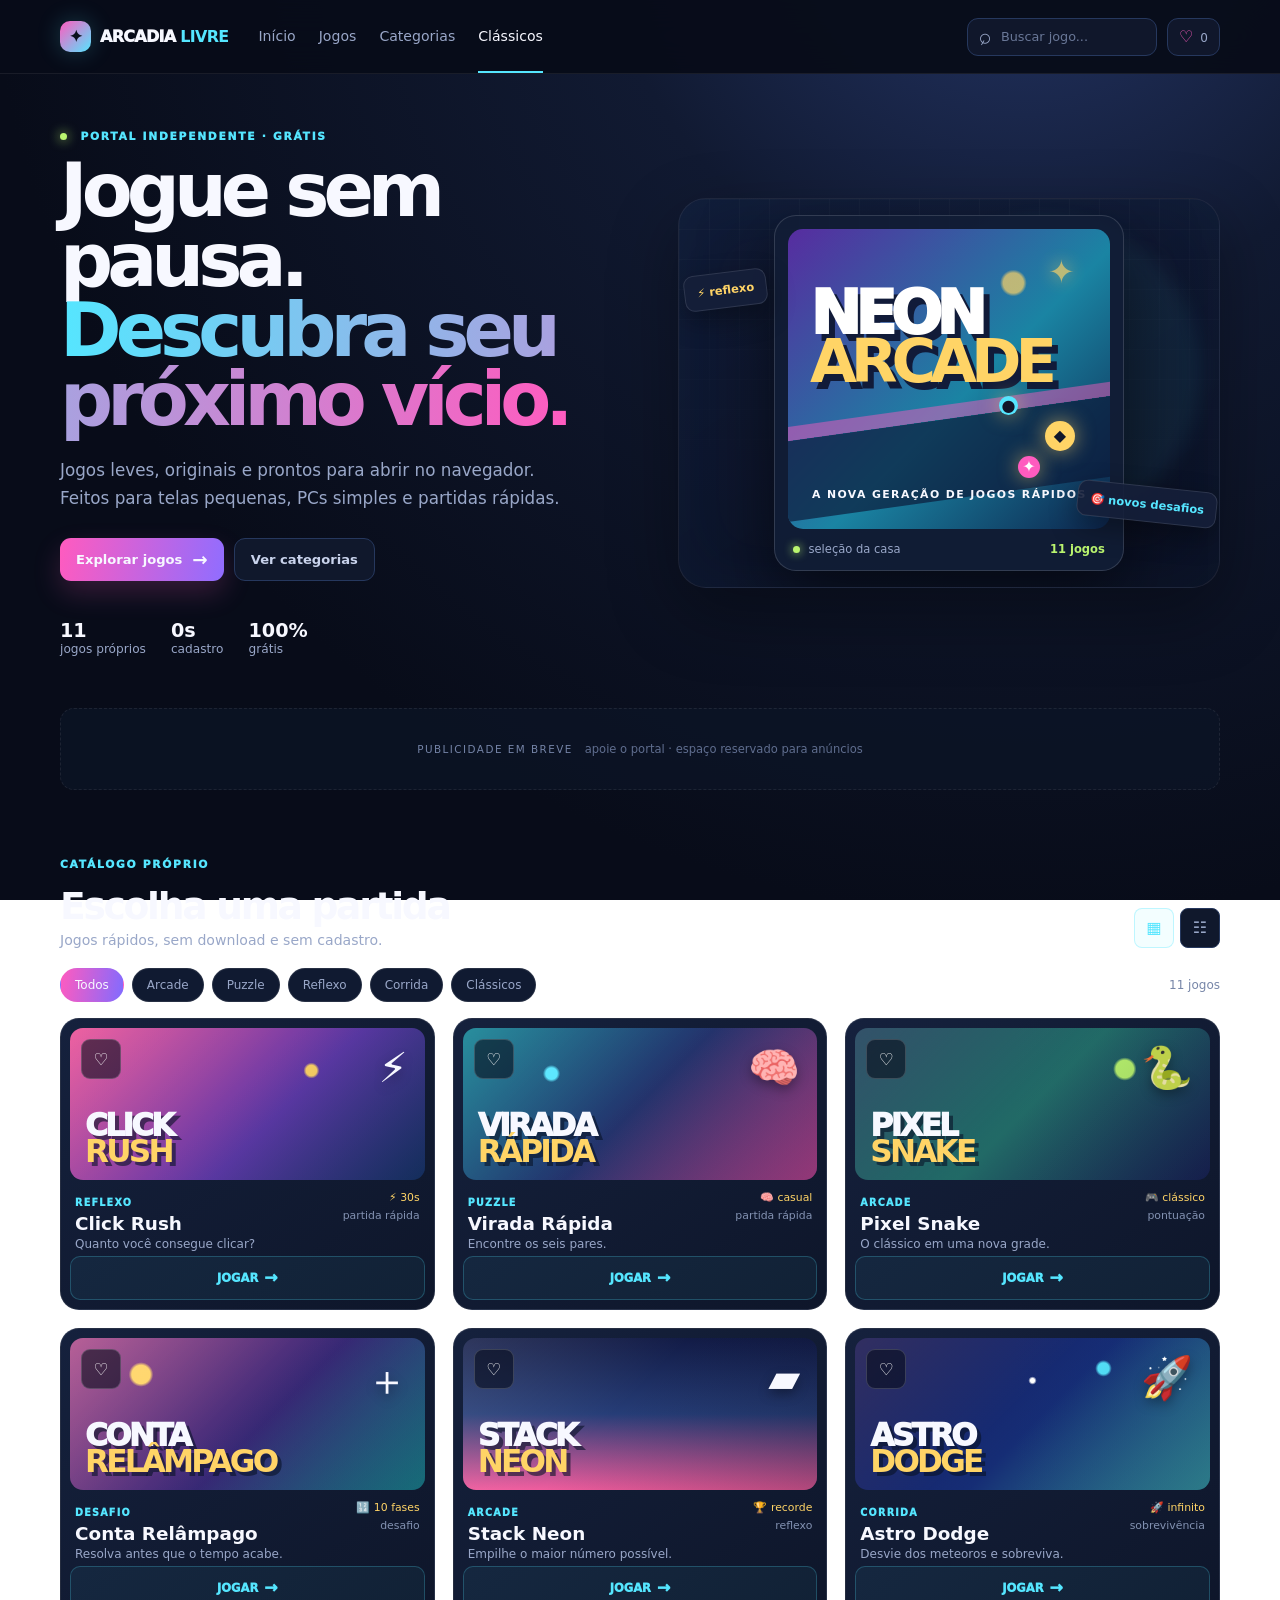
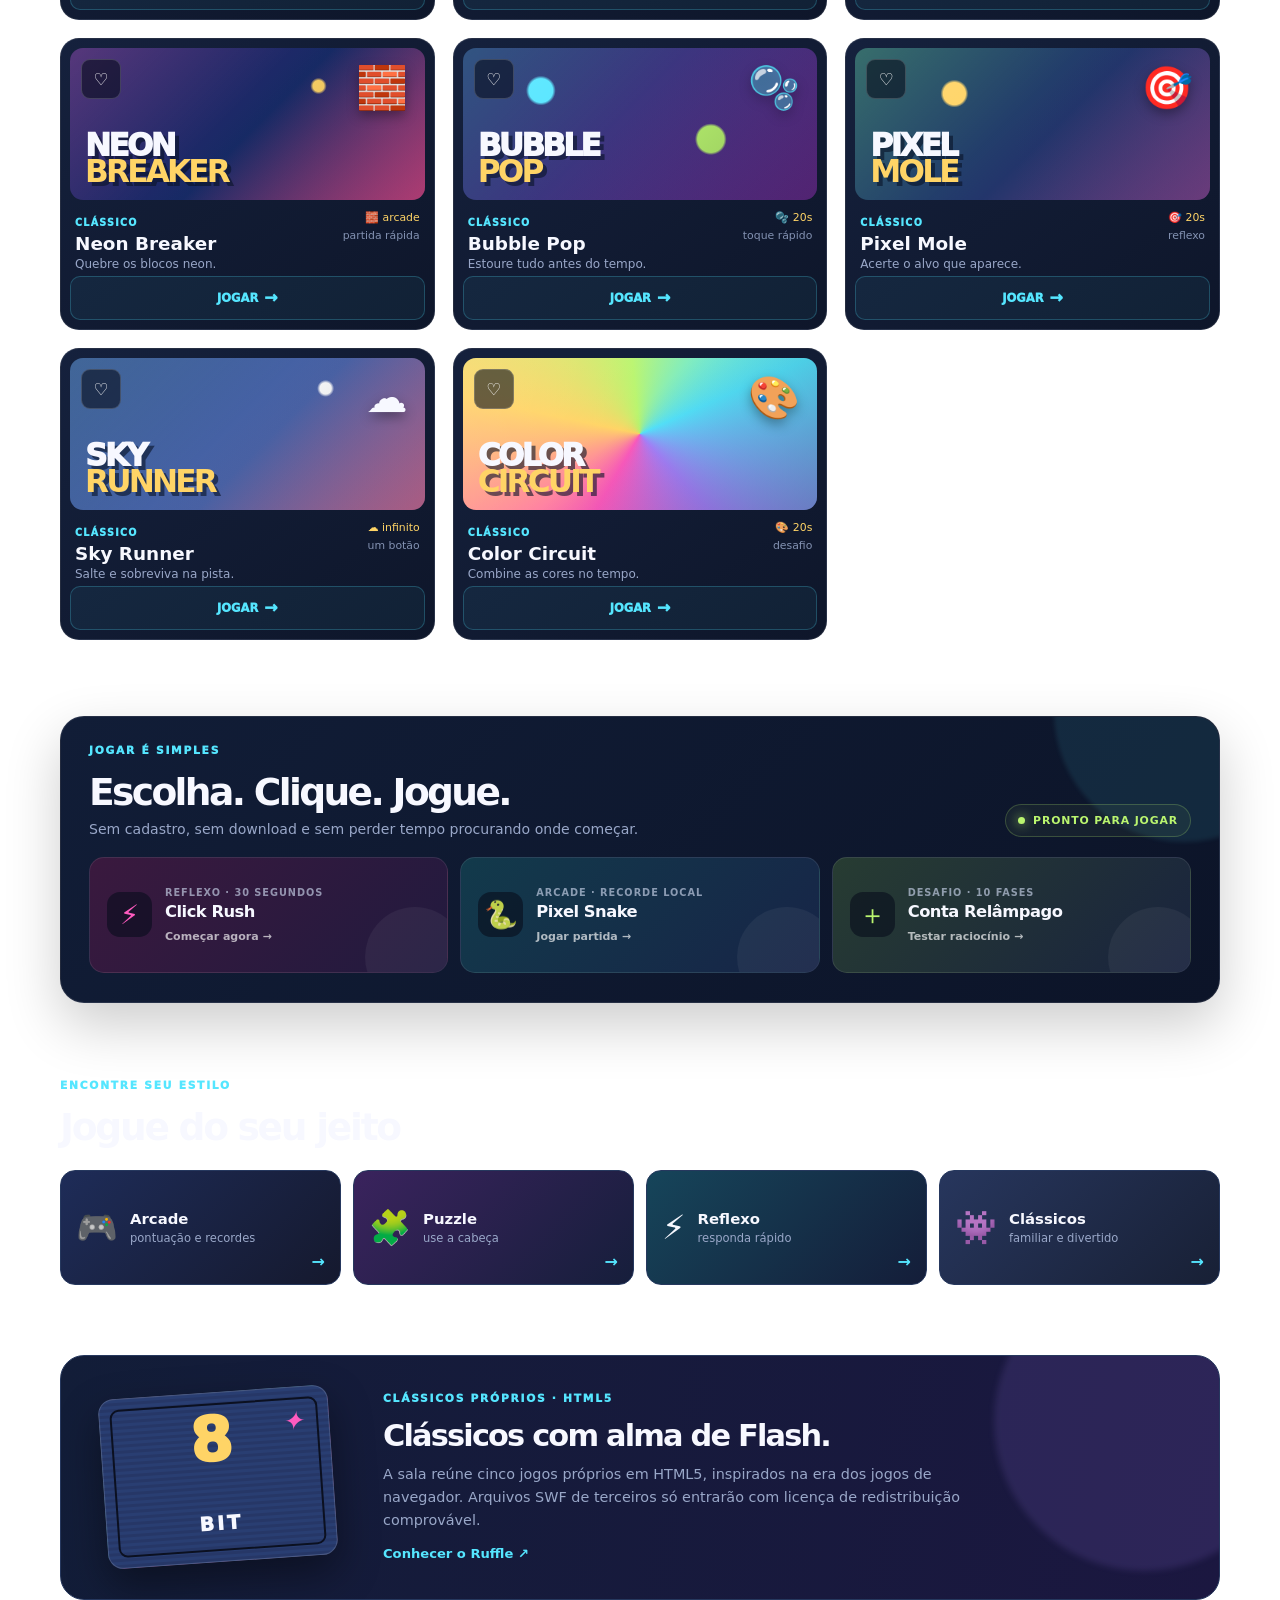
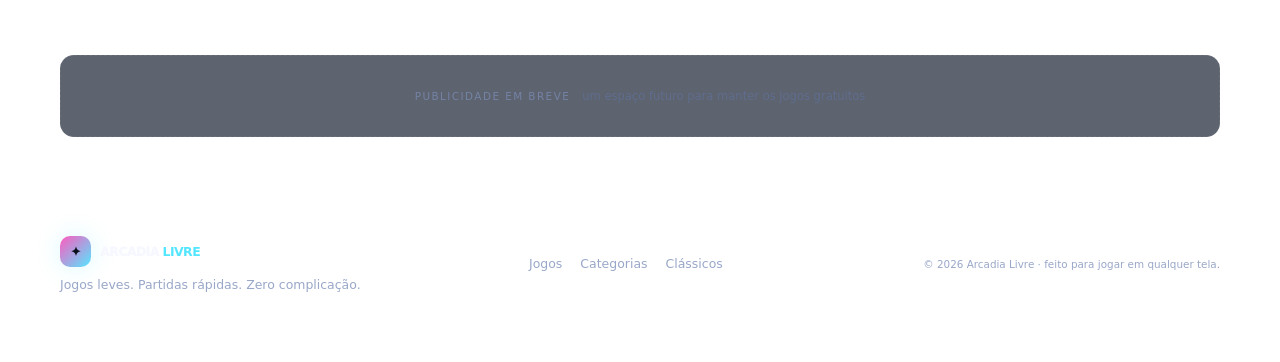
<file: index.html>
<!doctype html>
<html lang="pt-BR">
<head>
  <meta charset="utf-8">
  <meta name="viewport" content="width=device-width, initial-scale=1">
  <title>Arcadia Livre — jogos grátis</title>
  <meta name="description" content="Um portal independente com jogos próprios, rápidos e gratuitos para celular e PC.">
  <meta name="theme-color" content="#0a1022">
  <link rel="icon" href="favicon.svg" type="image/svg+xml">
  <link rel="manifest" href="manifest.webmanifest">
  <link rel="stylesheet" href="styles.css?v=20260906">
</head>
<body>
  <a class="skip-link" href="#catalogo">Pular para os jogos</a>
  <header class="site-header"><div class="header-inner"><a class="brand" href="#inicio" aria-label="Arcadia Livre"><span class="brand-mark">✦</span><span>ARCADIA <b>LIVRE</b></span></a><button class="menu-toggle" id="menu-toggle" aria-label="Abrir menu" aria-expanded="false">☰</button><nav class="main-nav"><a class="active" href="#inicio">Início</a><a href="#catalogo">Jogos</a><a href="#categorias">Categorias</a><a href="#flash">Clássicos</a></nav><div class="header-actions"><label class="search"><span>⌕</span><input id="search" type="search" placeholder="Buscar jogo..." aria-label="Buscar jogo"></label><button class="header-fav" id="show-favorites" aria-label="Mostrar favoritos">♡ <span id="fav-count">0</span></button></div></div></header>
  <main id="inicio">
    <section class="hero"><div class="hero-copy"><p class="eyebrow"><i></i> portal independente · grátis</p><h1>Jogue sem pausa.<br><em>Descubra seu próximo vício.</em></h1><p class="hero-text">Jogos leves, originais e prontos para abrir no navegador. Feitos para telas pequenas, PCs simples e partidas rápidas.</p><div class="hero-actions"><a class="button button-primary" href="#catalogo">Explorar jogos <span>→</span></a><a class="button button-quiet" href="#categorias">Ver categorias</a></div><div class="hero-stats"><span><strong>11</strong> jogos próprios</span><span><strong>0s</strong> cadastro</span><span><strong>100%</strong> grátis</span></div></div><div class="hero-stage"><div class="hero-glow"></div><div class="hero-game-card"><div class="hero-cover"><span class="hero-spark">✦</span><span class="hero-cover-title">NEON<br><b>ARCADE</b></span><span class="hero-cover-sub">A nova geração de jogos rápidos</span><span class="hero-coin c1">◆</span><span class="hero-coin c2">●</span><span class="hero-coin c3">✦</span></div><div class="hero-card-foot"><span><i class="online-dot"></i> seleção da casa</span><strong>11 jogos</strong></div></div><span class="float-chip chip-one">⚡ reflexo</span><span class="float-chip chip-two">🎯 novos desafios</span></div></section>
    <div class="ad-slot"><span>PUBLICIDADE EM BREVE</span><small>apoie o portal · espaço reservado para anúncios</small></div>
    <section id="catalogo" class="catalog-section"><div class="section-top"><div><p class="eyebrow">catálogo próprio</p><h2>Escolha uma partida</h2><p class="section-sub">Jogos rápidos, sem download e sem cadastro.</p></div><div class="view-toggle"><button class="view-active" aria-label="Visualização em grade">▦</button><button aria-label="Visualização em lista">☷</button></div></div><div class="filter-row" id="categories"><button class="filter active" data-filter="all">Todos</button><button class="filter" data-filter="arcade">Arcade</button><button class="filter" data-filter="puzzle">Puzzle</button><button class="filter" data-filter="reflexo">Reflexo</button><button class="filter" data-filter="corrida">Corrida</button><button class="filter" data-filter="classico">Clássicos</button><span class="result-count" id="result-count" aria-live="polite"></span></div><div class="game-grid" id="game-grid">
      <article class="game-card" data-id="click" data-category="reflexo arcade" data-title="Click Rush"><div class="cover cover-click"><span class="cover-icon">⚡</span><span class="cover-label">CLICK<br><b>RUSH</b></span><button class="heart" aria-label="Favoritar Click Rush">♡</button></div><div class="card-info"><div><span class="category">REFLEXO</span><h3>Click Rush</h3><p>Quanto você consegue clicar?</p></div><div class="card-meta"><span>⚡ 30s</span><span>partida rápida</span></div></div><a class="play-card" href="click-rush.html" data-game="click">JOGAR <span>→</span></a></article>
      <article class="game-card" data-id="memory" data-category="puzzle" data-title="Virada Rápida"><div class="cover cover-memory"><span class="cover-icon">🧠</span><span class="cover-label">VIRADA<br><b>RÁPIDA</b></span><button class="heart" aria-label="Favoritar Virada Rápida">♡</button></div><div class="card-info"><div><span class="category">PUZZLE</span><h3>Virada Rápida</h3><p>Encontre os seis pares.</p></div><div class="card-meta"><span>🧠 casual</span><span>partida rápida</span></div></div><a class="play-card" href="virada-rapida.html" data-game="memory">JOGAR <span>→</span></a></article>
      <article class="game-card" data-id="snake" data-category="arcade classico" data-title="Pixel Snake"><div class="cover cover-snake"><span class="cover-icon">🐍</span><span class="cover-label">PIXEL<br><b>SNAKE</b></span><button class="heart" aria-label="Favoritar Pixel Snake">♡</button></div><div class="card-info"><div><span class="category">ARCADE</span><h3>Pixel Snake</h3><p>O clássico em uma nova grade.</p></div><div class="card-meta"><span>🎮 clássico</span><span>pontuação</span></div></div><a class="play-card" href="pixel-snake.html" data-game="snake">JOGAR <span>→</span></a></article>
      <article class="game-card" data-id="math" data-category="puzzle reflexo" data-title="Conta Relâmpago"><div class="cover cover-math"><span class="cover-icon">＋</span><span class="cover-label">CONTA<br><b>RELÂMPAGO</b></span><button class="heart" aria-label="Favoritar Conta Relâmpago">♡</button></div><div class="card-info"><div><span class="category">DESAFIO</span><h3>Conta Relâmpago</h3><p>Resolva antes que o tempo acabe.</p></div><div class="card-meta"><span>🔢 10 fases</span><span>desafio</span></div></div><a class="play-card" href="conta-relampago.html" data-game="math">JOGAR <span>→</span></a></article>
      <article class="game-card" data-id="stack" data-category="arcade reflexo" data-title="Stack Neon"><div class="cover cover-stack"><span class="cover-icon">▰</span><span class="cover-label">STACK<br><b>NEON</b></span><button class="heart" aria-label="Favoritar Stack Neon">♡</button></div><div class="card-info"><div><span class="category">ARCADE</span><h3>Stack Neon</h3><p>Empilhe o maior número possível.</p></div><div class="card-meta"><span>🏆 recorde</span><span>reflexo</span></div></div><a class="play-card" href="stack-neon.html" data-game="stack">JOGAR <span>→</span></a></article>
      <article class="game-card" data-id="dodge" data-category="corrida arcade" data-title="Astro Dodge"><div class="cover cover-dodge"><span class="cover-icon">🚀</span><span class="cover-label">ASTRO<br><b>DODGE</b></span><button class="heart" aria-label="Favoritar Astro Dodge">♡</button></div><div class="card-info"><div><span class="category">CORRIDA</span><h3>Astro Dodge</h3><p>Desvie dos meteoros e sobreviva.</p></div><div class="card-meta"><span>🚀 infinito</span><span>sobrevivência</span></div></div><a class="play-card" href="astro-dodge.html" data-game="dodge">JOGAR <span>→</span></a></article>
      <article class="game-card" data-id="breaker" data-category="classico arcade" data-title="Neon Breaker"><div class="cover cover-breaker"><span class="cover-icon">🧱</span><span class="cover-label">NEON<br><b>BREAKER</b></span><button class="heart" aria-label="Favoritar Neon Breaker">♡</button></div><div class="card-info"><div><span class="category">CLÁSSICO</span><h3>Neon Breaker</h3><p>Quebre os blocos neon.</p></div><div class="card-meta"><span>🧱 arcade</span><span>partida rápida</span></div></div><a class="play-card" href="neon-breaker.html" data-game="breaker">JOGAR <span>→</span></a></article>
      <article class="game-card" data-id="pop" data-category="classico reflexo" data-title="Bubble Pop"><div class="cover cover-pop"><span class="cover-icon">🫧</span><span class="cover-label">BUBBLE<br><b>POP</b></span><button class="heart" aria-label="Favoritar Bubble Pop">♡</button></div><div class="card-info"><div><span class="category">CLÁSSICO</span><h3>Bubble Pop</h3><p>Estoure tudo antes do tempo.</p></div><div class="card-meta"><span>🫧 20s</span><span>toque rápido</span></div></div><a class="play-card" href="bubble-pop.html" data-game="pop">JOGAR <span>→</span></a></article>
      <article class="game-card" data-id="mole" data-category="classico arcade" data-title="Pixel Mole"><div class="cover cover-mole"><span class="cover-icon">🎯</span><span class="cover-label">PIXEL<br><b>MOLE</b></span><button class="heart" aria-label="Favoritar Pixel Mole">♡</button></div><div class="card-info"><div><span class="category">CLÁSSICO</span><h3>Pixel Mole</h3><p>Acerte o alvo que aparece.</p></div><div class="card-meta"><span>🎯 20s</span><span>reflexo</span></div></div><a class="play-card" href="pixel-mole.html" data-game="mole">JOGAR <span>→</span></a></article>
      <article class="game-card" data-id="runner" data-category="classico corrida" data-title="Sky Runner"><div class="cover cover-runner"><span class="cover-icon">☁️</span><span class="cover-label">SKY<br><b>RUNNER</b></span><button class="heart" aria-label="Favoritar Sky Runner">♡</button></div><div class="card-info"><div><span class="category">CLÁSSICO</span><h3>Sky Runner</h3><p>Salte e sobreviva na pista.</p></div><div class="card-meta"><span>☁️ infinito</span><span>um botão</span></div></div><a class="play-card" href="sky-runner.html" data-game="runner">JOGAR <span>→</span></a></article>
      <article class="game-card" data-id="color" data-category="classico puzzle" data-title="Color Circuit"><div class="cover cover-color"><span class="cover-icon">🎨</span><span class="cover-label">COLOR<br><b>CIRCUIT</b></span><button class="heart" aria-label="Favoritar Color Circuit">♡</button></div><div class="card-info"><div><span class="category">CLÁSSICO</span><h3>Color Circuit</h3><p>Combine as cores no tempo.</p></div><div class="card-meta"><span>🎨 20s</span><span>desafio</span></div></div><a class="play-card" href="color-circuit.html" data-game="color">JOGAR <span>→</span></a></article>
    </div><div class="empty-search" id="empty-search" hidden><span>🕹️</span><h3>Nenhum jogo encontrado</h3><p>Tente outro nome ou categoria.</p></div></section>
    <section class="player-section hub-guide" id="player"><div class="hub-guide-head"><div><p class="eyebrow">jogar é simples</p><h2 id="game-title">Escolha. Clique. Jogue.</h2><p class="section-sub">Sem cadastro, sem download e sem perder tempo procurando onde começar.</p></div><span class="hub-badge"><i></i> pronto para jogar</span></div><div id="game-root" class="hub-guide-grid"><a class="hub-feature hub-feature-pink" href="click-rush.html"><span class="hub-feature-icon">⚡</span><span><small>reflexo · 30 segundos</small><strong>Click Rush</strong><em>Começar agora →</em></span></a><a class="hub-feature hub-feature-cyan" href="pixel-snake.html"><span class="hub-feature-icon">🐍</span><span><small>arcade · recorde local</small><strong>Pixel Snake</strong><em>Jogar partida →</em></span></a><a class="hub-feature hub-feature-lime" href="conta-relampago.html"><span class="hub-feature-icon">＋</span><span><small>desafio · 10 fases</small><strong>Conta Relâmpago</strong><em>Testar raciocínio →</em></span></a></div></section>
    <section id="categorias" class="category-section"><div class="section-top"><div><p class="eyebrow">encontre seu estilo</p><h2>Jogue do seu jeito</h2></div></div><div class="category-grid"><a href="#catalogo" data-category-link="arcade" class="category-tile tile-arcade"><span>🎮</span><div><strong>Arcade</strong><small>pontuação e recordes</small></div><b>→</b></a><a href="#catalogo" data-category-link="puzzle" class="category-tile tile-puzzle"><span>🧩</span><div><strong>Puzzle</strong><small>use a cabeça</small></div><b>→</b></a><a href="#catalogo" data-category-link="reflexo" class="category-tile tile-reflex"><span>⚡</span><div><strong>Reflexo</strong><small>responda rápido</small></div><b>→</b></a><a href="#catalogo" data-category-link="classico" class="category-tile tile-classic"><span>👾</span><div><strong>Clássicos</strong><small>familiar e divertido</small></div><b>→</b></a></div></section>
    <section id="flash" class="classic-section"><div class="classic-art"><span>8</span><span>BIT</span><i>✦</i></div><div class="classic-copy"><p class="eyebrow">clássicos próprios · HTML5</p><h2>Clássicos com alma de Flash.</h2><p>A sala reúne cinco jogos próprios em HTML5, inspirados na era dos jogos de navegador. Arquivos SWF de terceiros só entrarão com licença de redistribuição comprovável.</p><a class="text-link" href="https://ruffle.rs/">Conhecer o Ruffle ↗</a></div></section>
    <div class="ad-slot ad-bottom"><span>PUBLICIDADE EM BREVE</span><small>um espaço futuro para manter os jogos gratuitos</small></div>
  </main>
  <footer><div><a class="brand" href="#inicio"><span class="brand-mark">✦</span><span>ARCADIA <b>LIVRE</b></span></a><p>Jogos leves. Partidas rápidas. Zero complicação.</p></div><div class="footer-links"><a href="#catalogo">Jogos</a><a href="#categorias">Categorias</a><a href="#flash">Clássicos</a></div><small>© 2026 Arcadia Livre · feito para jogar em qualquer tela.</small></footer>
  <script src="js/core/storage.js?v=20260906"></script>
<script src="js/core/registry.js?v=20260906"></script>
<script src="js/core/lifecycle.js?v=20260906"></script>




<script src="game.js?v=20260906"></script>
</body>
</html>
</file>
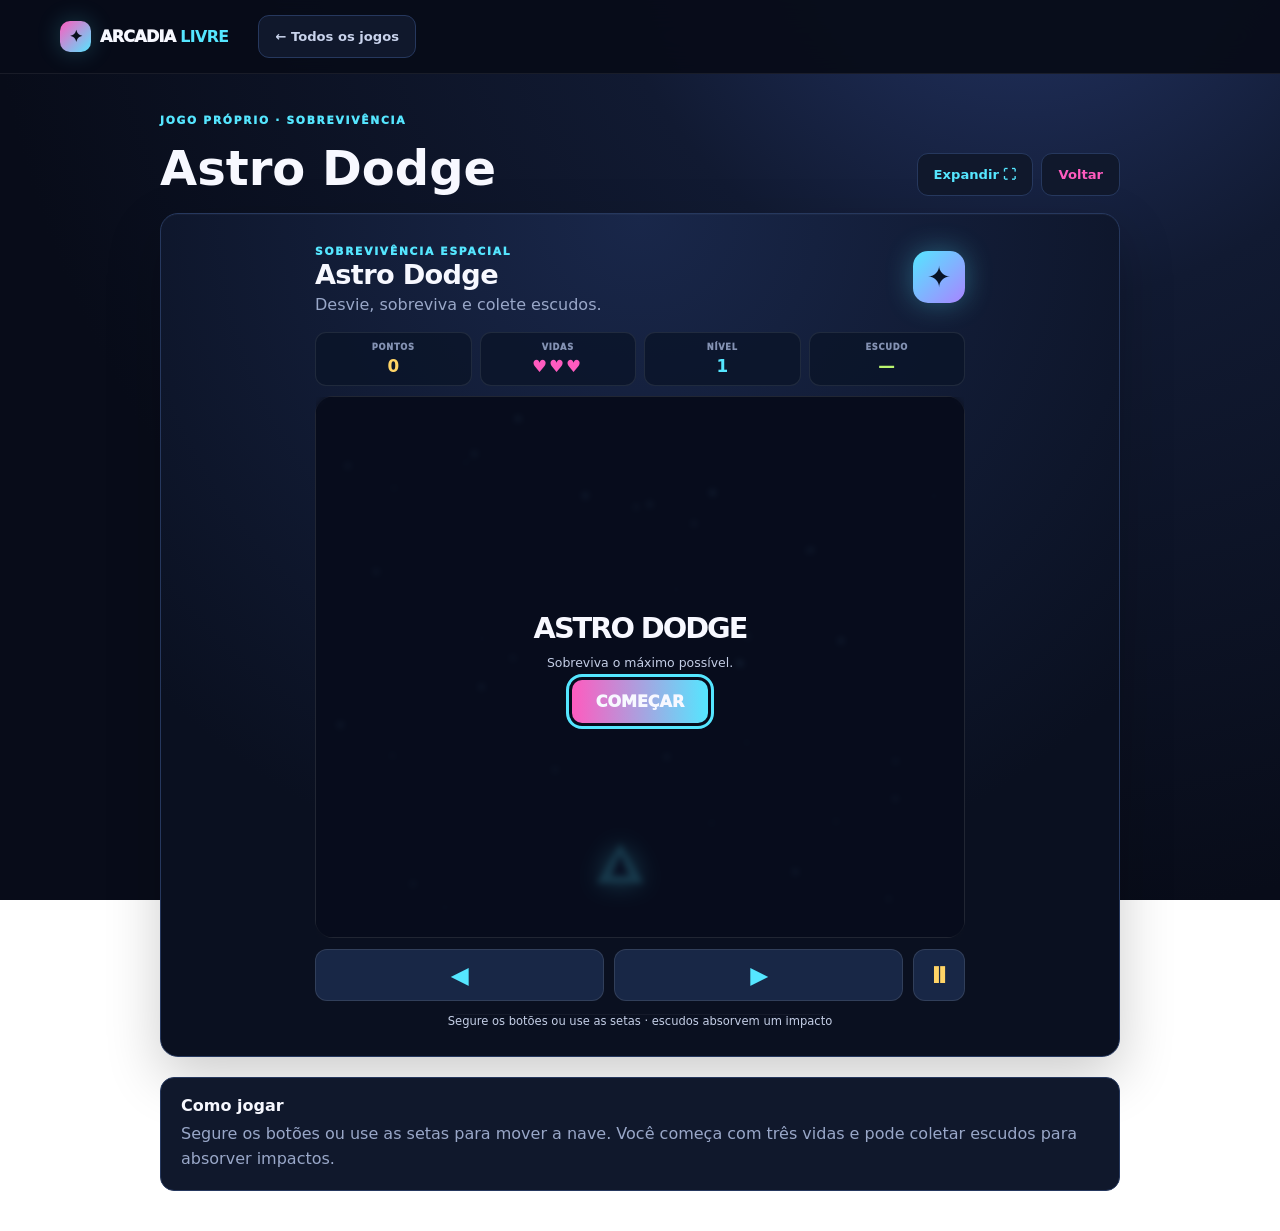
<file: astro-dodge.html>
<!doctype html>
<html lang="pt-BR">
<head><meta charset="utf-8"><meta name="viewport" content="width=device-width, initial-scale=1"><title>Astro Dodge — Arcadia Livre</title><meta name="description" content="Jogue Astro Dodge, um jogo de sobrevivência espacial gratuito."><link rel="icon" href="favicon.svg" type="image/svg+xml"><link rel="manifest" href="manifest.webmanifest"><link rel="stylesheet" href="styles.css?v=20260906"></head>
<body data-game="dodge"><header class="site-header"><div class="header-inner"><a class="brand" href="index.html" aria-label="Voltar ao Arcadia Livre"><span class="brand-mark">✦</span><span>ARCADIA <b>LIVRE</b></span></a><a class="button button-quiet" href="index.html#catalogo">← Todos os jogos</a></div></header><main><section class="player-section standalone-page" id="player"><div class="player-top"><div><p class="eyebrow">jogo próprio · sobrevivência</p><h1 id="game-title">Astro Dodge</h1></div><div class="player-actions"><button class="button button-quiet fullscreen-game" id="fullscreen-game">Expandir ⛶</button><button class="button button-quiet close-game" id="close-game">Voltar</button></div></div><div id="game-root" class="game-root"><div class="empty-player"><div class="controller">🎮</div><h2>Carregando jogo...</h2></div></div><div class="standalone-info"><h2>Como jogar</h2><p>Segure os botões ou use as setas para mover a nave. Você começa com três vidas e pode coletar escudos para absorver impactos.</p></div></section></main><script src="js/core/storage.js?v=20260906"></script>
<script src="js/core/registry.js?v=20260906"></script>
<script src="js/core/lifecycle.js?v=20260906"></script>
<script src="js/games-dodge.js?v=20260924"></script><script src="game.js?v=20260924"></script></body></html>
</file>
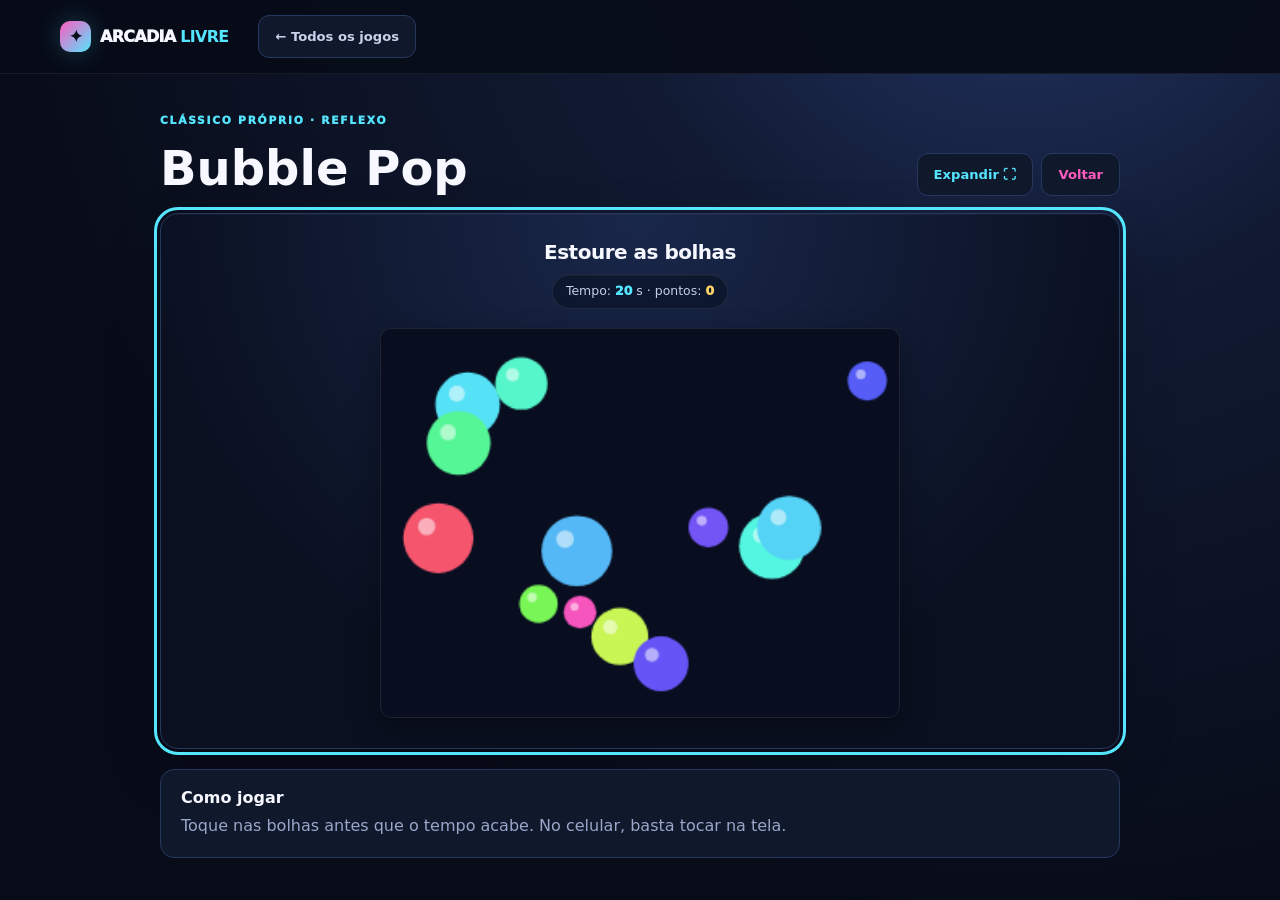
<file: bubble-pop.html>
<!doctype html><html lang="pt-BR"><head><meta charset="utf-8"><meta name="viewport" content="width=device-width, initial-scale=1"><title>Bubble Pop — Arcadia Livre</title><meta name="description" content="Bubble Pop, um desafio próprio de reflexo e precisão."><link rel="icon" href="favicon.svg" type="image/svg+xml"><link rel="stylesheet" href="styles.css?v=20260906"></head><body data-game="pop"><header class="site-header"><div class="header-inner"><a class="brand" href="index.html" aria-label="Voltar ao Arcadia Livre"><span class="brand-mark">✦</span><span>ARCADIA <b>LIVRE</b></span></a><a class="button button-quiet" href="index.html#catalogo">← Todos os jogos</a></div></header><main><section class="player-section standalone-page" id="player"><div class="player-top"><div><p class="eyebrow">clássico próprio · reflexo</p><h1 id="game-title">Bubble Pop</h1></div><div class="player-actions"><button class="button button-quiet fullscreen-game" id="fullscreen-game">Expandir ⛶</button><button class="button button-quiet close-game" id="close-game">Voltar</button></div></div><div id="game-root" class="game-root"><div class="empty-player"><div class="controller">🎮</div><h2>Carregando jogo...</h2></div></div><div class="standalone-info"><h2>Como jogar</h2><p>Toque nas bolhas antes que o tempo acabe. No celular, basta tocar na tela.</p></div></section></main><script src="js/core/storage.js?v=20260906"></script>
<script src="js/core/registry.js?v=20260906"></script>
<script src="js/core/lifecycle.js?v=20260906"></script>




<script src="js/games-pop.js?v=20260912"></script><script src="game.js?v=20260912"></script></body></html>
</file>
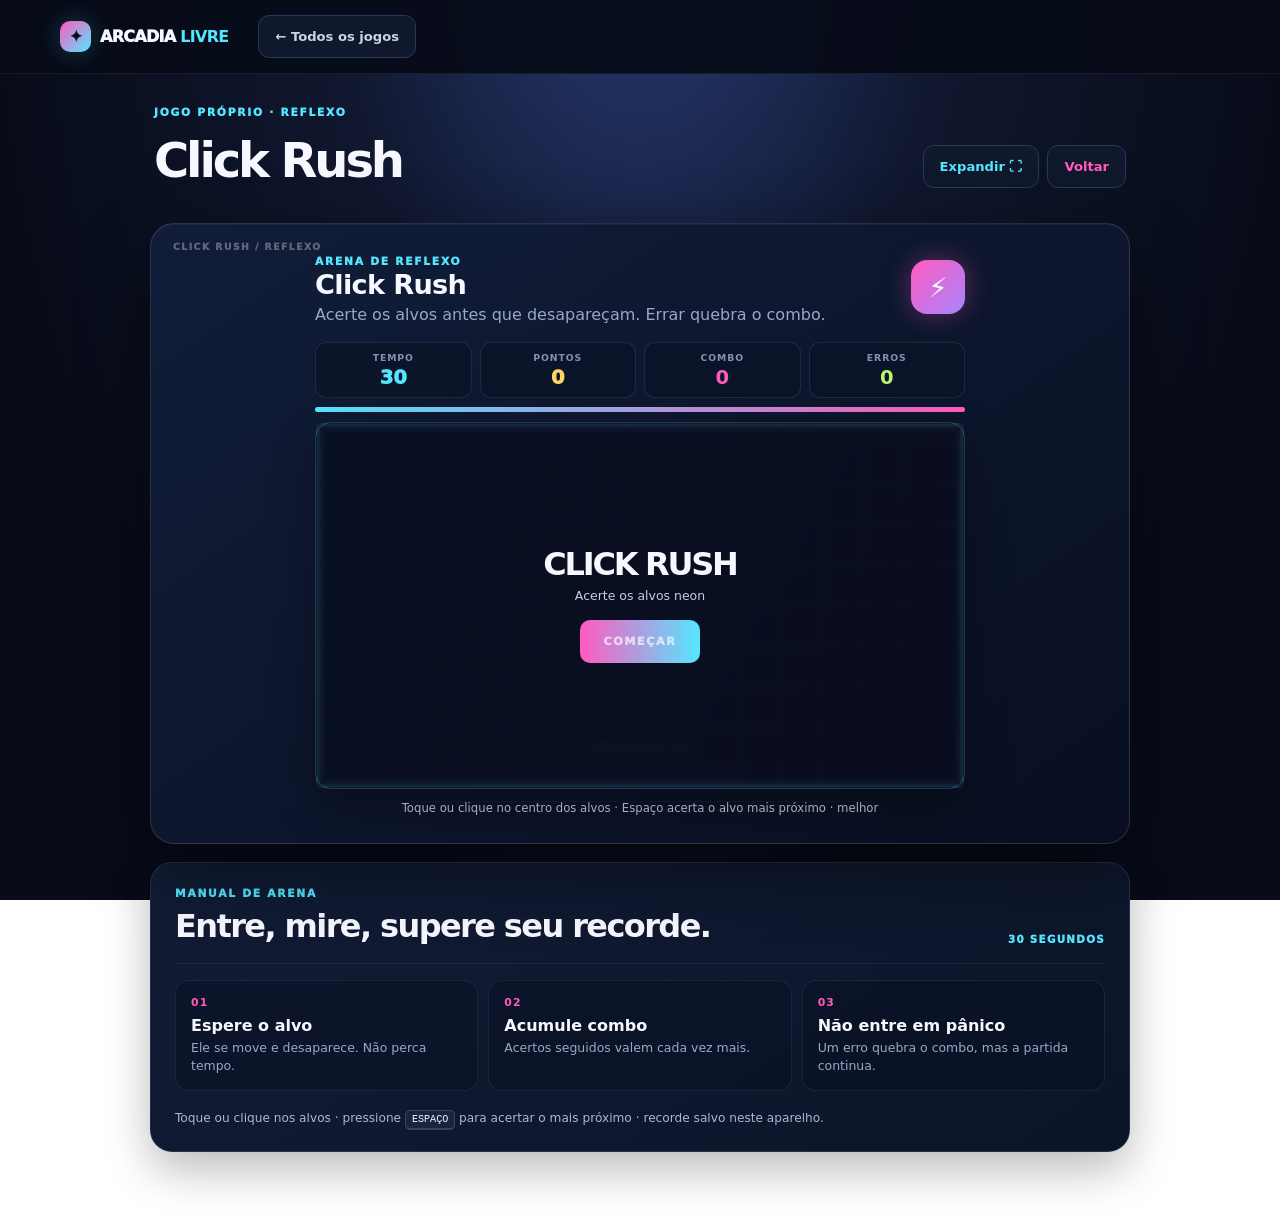
<file: click-rush.html>
<!doctype html>
<html lang="pt-BR">
<head><meta charset="utf-8"><meta name="viewport" content="width=device-width, initial-scale=1"><title>Click Rush — Arcadia Livre</title><meta name="description" content="Jogue Click Rush, um desafio de reflexo rápido e gratuito."><link rel="icon" href="favicon.svg" type="image/svg+xml"><link rel="manifest" href="manifest.webmanifest"><link rel="stylesheet" href="styles.css?v=20260906"></head>
<body class="click-page" data-game="click"><header class="site-header"><div class="header-inner"><a class="brand" href="index.html" aria-label="Voltar ao Arcadia Livre"><span class="brand-mark">✦</span><span>ARCADIA <b>LIVRE</b></span></a><a class="button button-quiet" href="index.html#catalogo">← Todos os jogos</a></div></header><main><section class="player-section standalone-page" id="player"><div class="player-top"><div><p class="eyebrow">jogo próprio · reflexo</p><h1 id="game-title">Click Rush</h1></div><div class="player-actions"><button class="button button-quiet fullscreen-game" id="fullscreen-game">Expandir ⛶</button><button class="button button-quiet close-game" id="close-game">Voltar</button></div></div><div id="game-root" class="game-root"><div class="empty-player"><div class="controller">🎮</div><h2>Carregando jogo...</h2></div></div><div class="click-info"><div class="click-info-head"><div><p class="eyebrow">manual de arena</p><h2>Entre, mire, supere seu recorde.</h2></div><span>30 SEGUNDOS</span></div><div class="click-rules"><article><b>01</b><strong>Espere o alvo</strong><p>Ele se move e desaparece. Não perca tempo.</p></article><article><b>02</b><strong>Acumule combo</strong><p>Acertos seguidos valem cada vez mais.</p></article><article><b>03</b><strong>Não entre em pânico</strong><p>Um erro quebra o combo, mas a partida continua.</p></article></div><p class="click-controls">Toque ou clique nos alvos · pressione <kbd>ESPAÇO</kbd> para acertar o mais próximo · recorde salvo neste aparelho.</p></div></section></main><script src="js/core/storage.js?v=20260906"></script>
<script src="js/core/registry.js?v=20260906"></script>
<script src="js/core/lifecycle.js?v=20260906"></script>
<script src="js/games-click.js?v=20260912"></script><script src="game.js?v=20260912"></script></body></html>
</file>
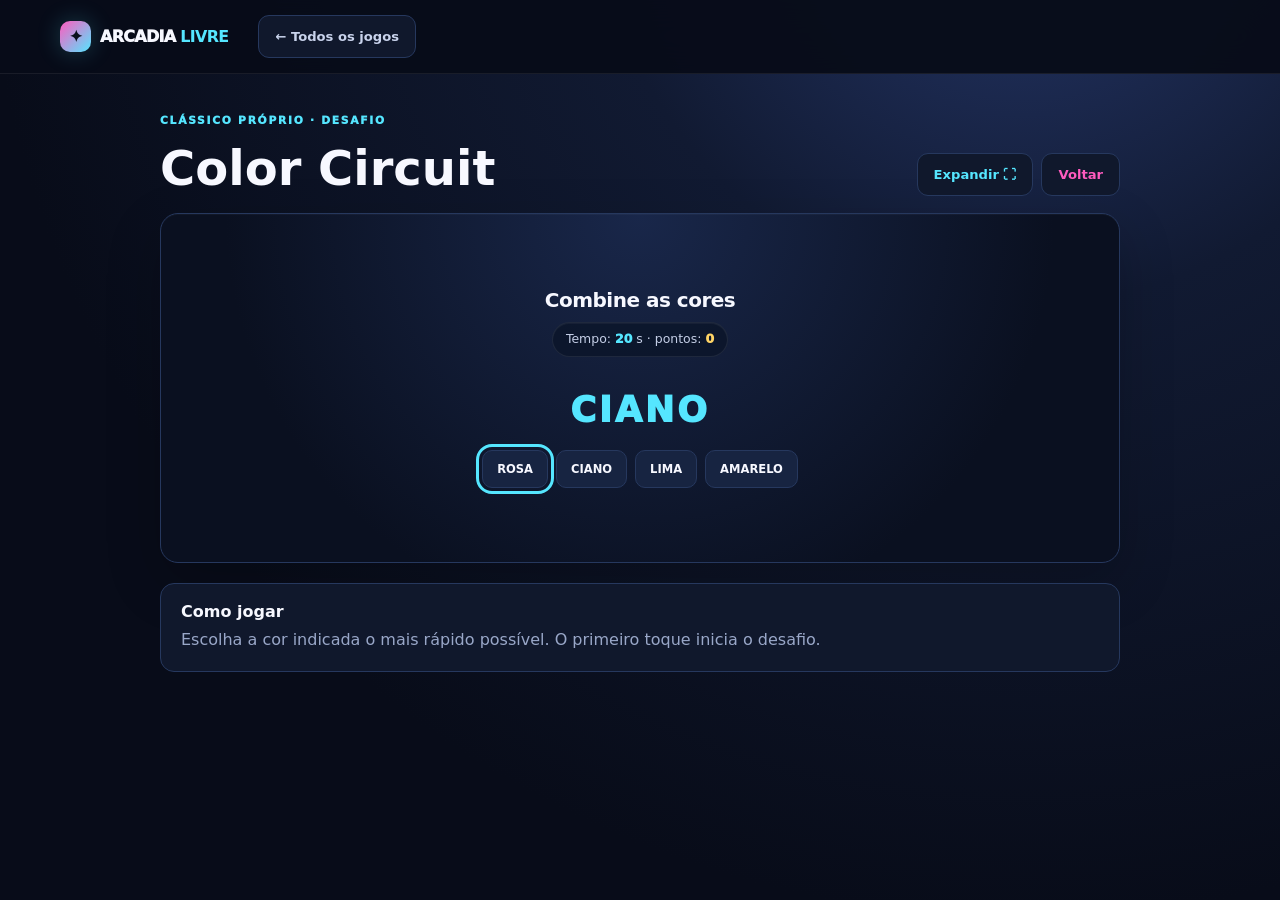
<file: color-circuit.html>
<!doctype html><html lang="pt-BR"><head><meta charset="utf-8"><meta name="viewport" content="width=device-width, initial-scale=1"><title>Color Circuit — Arcadia Livre</title><meta name="description" content="Color Circuit, um desafio próprio de velocidade e cores."><link rel="icon" href="favicon.svg" type="image/svg+xml"><link rel="stylesheet" href="styles.css?v=20260906"></head><body data-game="color"><header class="site-header"><div class="header-inner"><a class="brand" href="index.html" aria-label="Voltar ao Arcadia Livre"><span class="brand-mark">✦</span><span>ARCADIA <b>LIVRE</b></span></a><a class="button button-quiet" href="index.html#catalogo">← Todos os jogos</a></div></header><main><section class="player-section standalone-page" id="player"><div class="player-top"><div><p class="eyebrow">clássico próprio · desafio</p><h1 id="game-title">Color Circuit</h1></div><div class="player-actions"><button class="button button-quiet fullscreen-game" id="fullscreen-game">Expandir ⛶</button><button class="button button-quiet close-game" id="close-game">Voltar</button></div></div><div id="game-root" class="game-root"><div class="empty-player"><div class="controller">🎮</div><h2>Carregando jogo...</h2></div></div><div class="standalone-info"><h2>Como jogar</h2><p>Escolha a cor indicada o mais rápido possível. O primeiro toque inicia o desafio.</p></div></section></main><script src="js/core/storage.js?v=20260906"></script>
<script src="js/core/registry.js?v=20260906"></script>
<script src="js/core/lifecycle.js?v=20260906"></script>




<script src="js/games-color.js?v=20260912"></script><script src="game.js?v=20260912"></script></body></html>
</file>
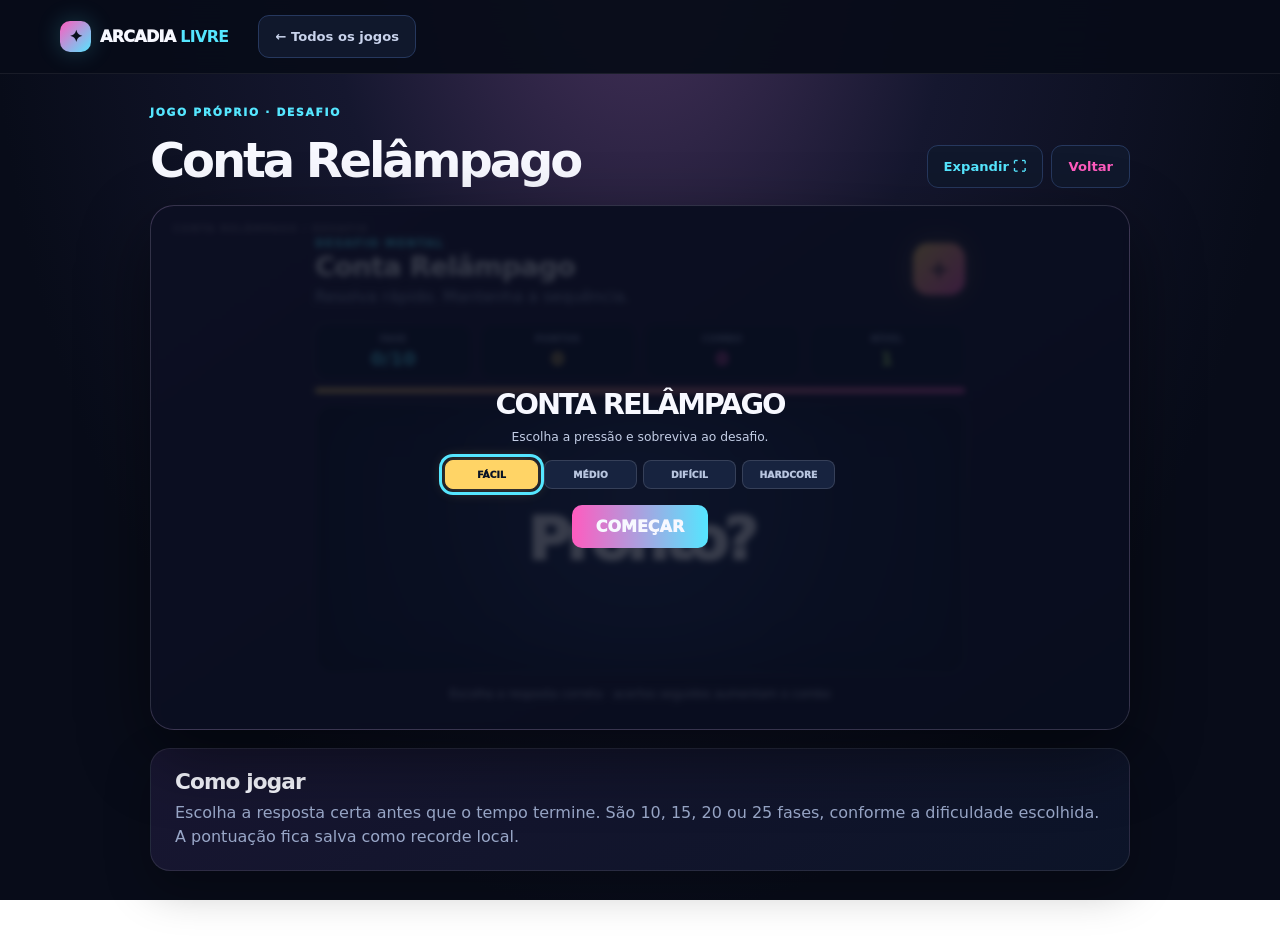
<file: conta-relampago.html>
<!doctype html>
<html lang="pt-BR">
<head><meta charset="utf-8"><meta name="viewport" content="width=device-width, initial-scale=1"><title>Conta Relâmpago — Arcadia Livre</title><meta name="description" content="Jogue Conta Relâmpago, um desafio matemático gratuito."><link rel="icon" href="favicon.svg" type="image/svg+xml"><link rel="manifest" href="manifest.webmanifest"><link rel="stylesheet" href="styles.css?v=20260906"></head>
<body class="math-page" data-game="math"><header class="site-header"><div class="header-inner"><a class="brand" href="index.html" aria-label="Voltar ao Arcadia Livre"><span class="brand-mark">✦</span><span>ARCADIA <b>LIVRE</b></span></a><a class="button button-quiet" href="index.html#catalogo">← Todos os jogos</a></div></header><main><section class="player-section standalone-page" id="player"><div class="player-top"><div><p class="eyebrow">jogo próprio · desafio</p><h1 id="game-title">Conta Relâmpago</h1></div><div class="player-actions"><button class="button button-quiet fullscreen-game" id="fullscreen-game">Expandir ⛶</button><button class="button button-quiet close-game" id="close-game">Voltar</button></div></div><div id="game-root" class="game-root"><div class="empty-player"><div class="controller">🎮</div><h2>Carregando jogo...</h2></div></div><div class="standalone-info"><h2>Como jogar</h2><p>Escolha a resposta certa antes que o tempo termine. São 10, 15, 20 ou 25 fases, conforme a dificuldade escolhida. A pontuação fica salva como recorde local.</p></div></section></main><script src="js/core/storage.js?v=20260906"></script>
<script src="js/core/registry.js?v=20260906"></script>
<script src="js/core/lifecycle.js?v=20260906"></script>
<script src="js/games-math.js?v=20260922"></script><script src="game.js?v=20260922"></script></body></html>
</file>
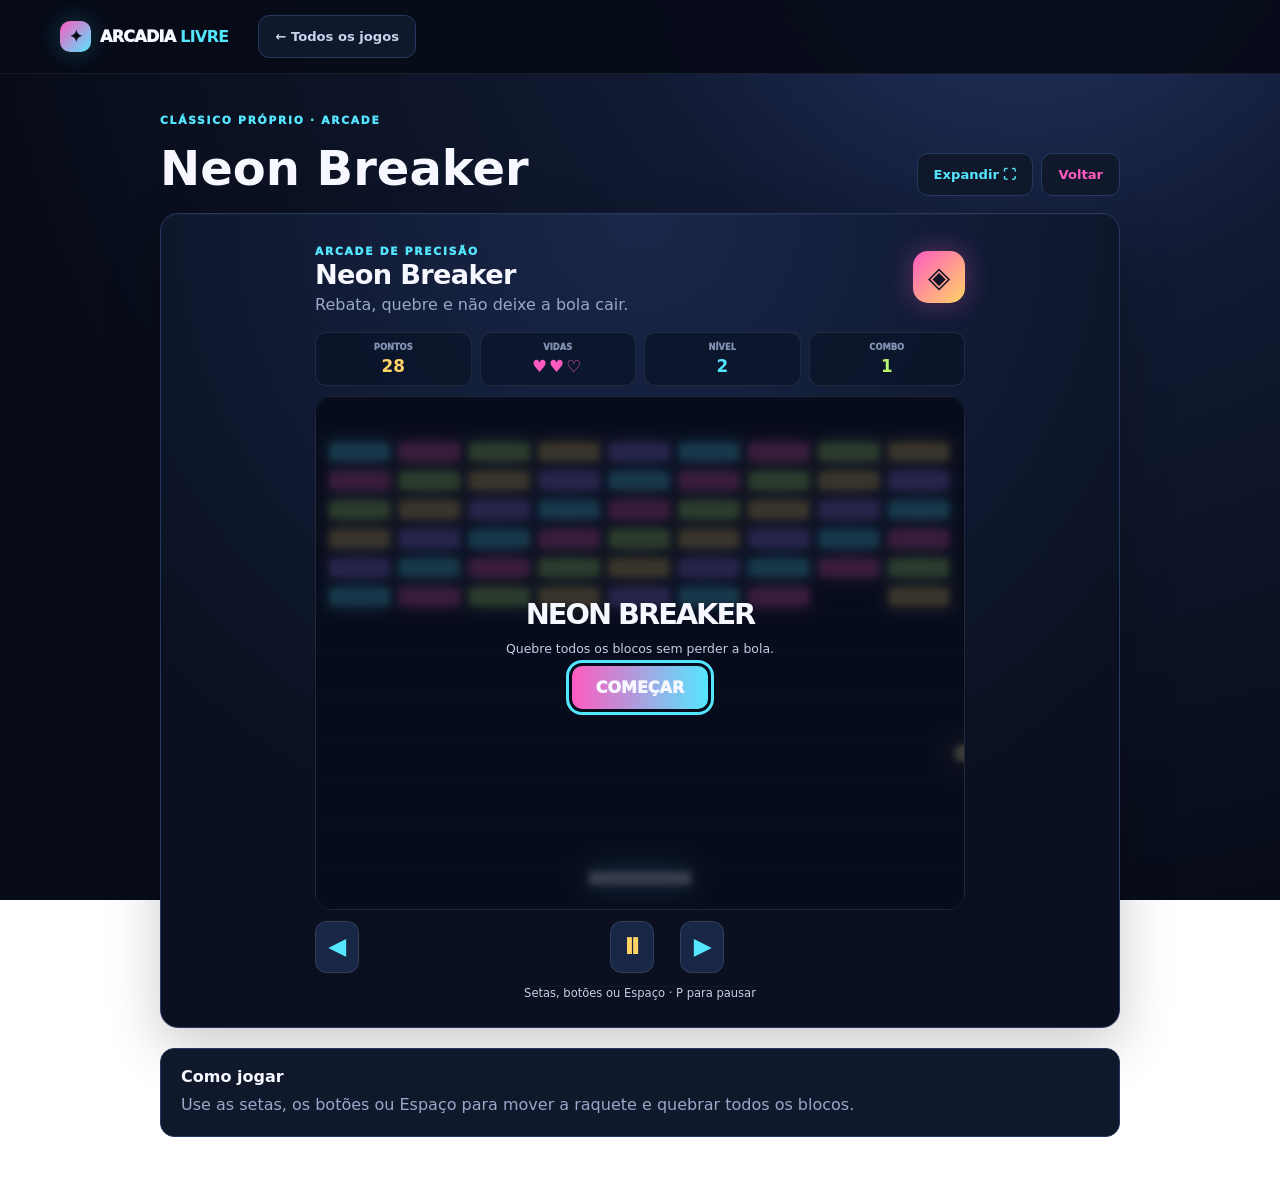
<file: neon-breaker.html>
<!doctype html><html lang="pt-BR"><head><meta charset="utf-8"><meta name="viewport" content="width=device-width, initial-scale=1"><title>Neon Breaker — Arcadia Livre</title><meta name="description" content="Neon Breaker, um clássico próprio de quebrar blocos."><link rel="icon" href="favicon.svg" type="image/svg+xml"><link rel="stylesheet" href="styles.css?v=20260906"></head><body data-game="breaker"><header class="site-header"><div class="header-inner"><a class="brand" href="index.html" aria-label="Voltar ao Arcadia Livre"><span class="brand-mark">✦</span><span>ARCADIA <b>LIVRE</b></span></a><a class="button button-quiet" href="index.html#catalogo">← Todos os jogos</a></div></header><main><section class="player-section standalone-page" id="player"><div class="player-top"><div><p class="eyebrow">clássico próprio · arcade</p><h1 id="game-title">Neon Breaker</h1></div><div class="player-actions"><button class="button button-quiet fullscreen-game" id="fullscreen-game">Expandir ⛶</button><button class="button button-quiet close-game" id="close-game">Voltar</button></div></div><div id="game-root" class="game-root"><div class="empty-player"><div class="controller">🎮</div><h2>Carregando jogo...</h2></div></div><div class="standalone-info"><h2>Como jogar</h2><p>Use as setas, os botões ou Espaço para mover a raquete e quebrar todos os blocos.</p></div></section></main><script src="js/core/storage.js?v=20260906"></script>
<script src="js/core/registry.js?v=20260906"></script>
<script src="js/core/lifecycle.js?v=20260906"></script>
<script src="js/games-breaker.js?v=20260925"></script><script src="game.js?v=20260925"></script></body></html>
</file>
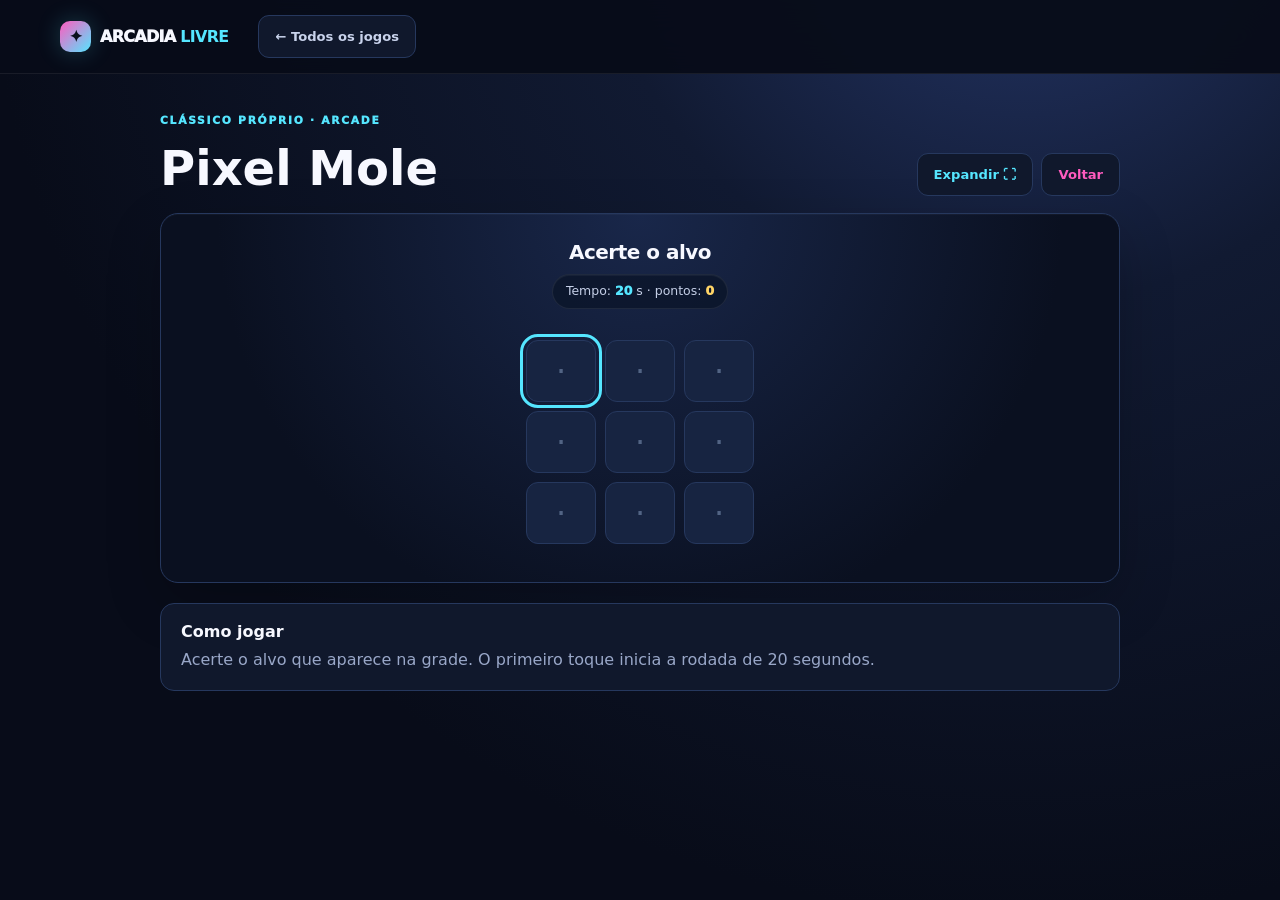
<file: pixel-mole.html>
<!doctype html><html lang="pt-BR"><head><meta charset="utf-8"><meta name="viewport" content="width=device-width, initial-scale=1"><title>Pixel Mole — Arcadia Livre</title><meta name="description" content="Pixel Mole, um clássico próprio de acertar o alvo."><link rel="icon" href="favicon.svg" type="image/svg+xml"><link rel="stylesheet" href="styles.css?v=20260906"></head><body data-game="mole"><header class="site-header"><div class="header-inner"><a class="brand" href="index.html" aria-label="Voltar ao Arcadia Livre"><span class="brand-mark">✦</span><span>ARCADIA <b>LIVRE</b></span></a><a class="button button-quiet" href="index.html#catalogo">← Todos os jogos</a></div></header><main><section class="player-section standalone-page" id="player"><div class="player-top"><div><p class="eyebrow">clássico próprio · arcade</p><h1 id="game-title">Pixel Mole</h1></div><div class="player-actions"><button class="button button-quiet fullscreen-game" id="fullscreen-game">Expandir ⛶</button><button class="button button-quiet close-game" id="close-game">Voltar</button></div></div><div id="game-root" class="game-root"><div class="empty-player"><div class="controller">🎮</div><h2>Carregando jogo...</h2></div></div><div class="standalone-info"><h2>Como jogar</h2><p>Acerte o alvo que aparece na grade. O primeiro toque inicia a rodada de 20 segundos.</p></div></section></main><script src="js/core/storage.js?v=20260906"></script>
<script src="js/core/registry.js?v=20260906"></script>
<script src="js/core/lifecycle.js?v=20260906"></script>




<script src="js/games-mole.js?v=20260912"></script><script src="game.js?v=20260912"></script></body></html>
</file>
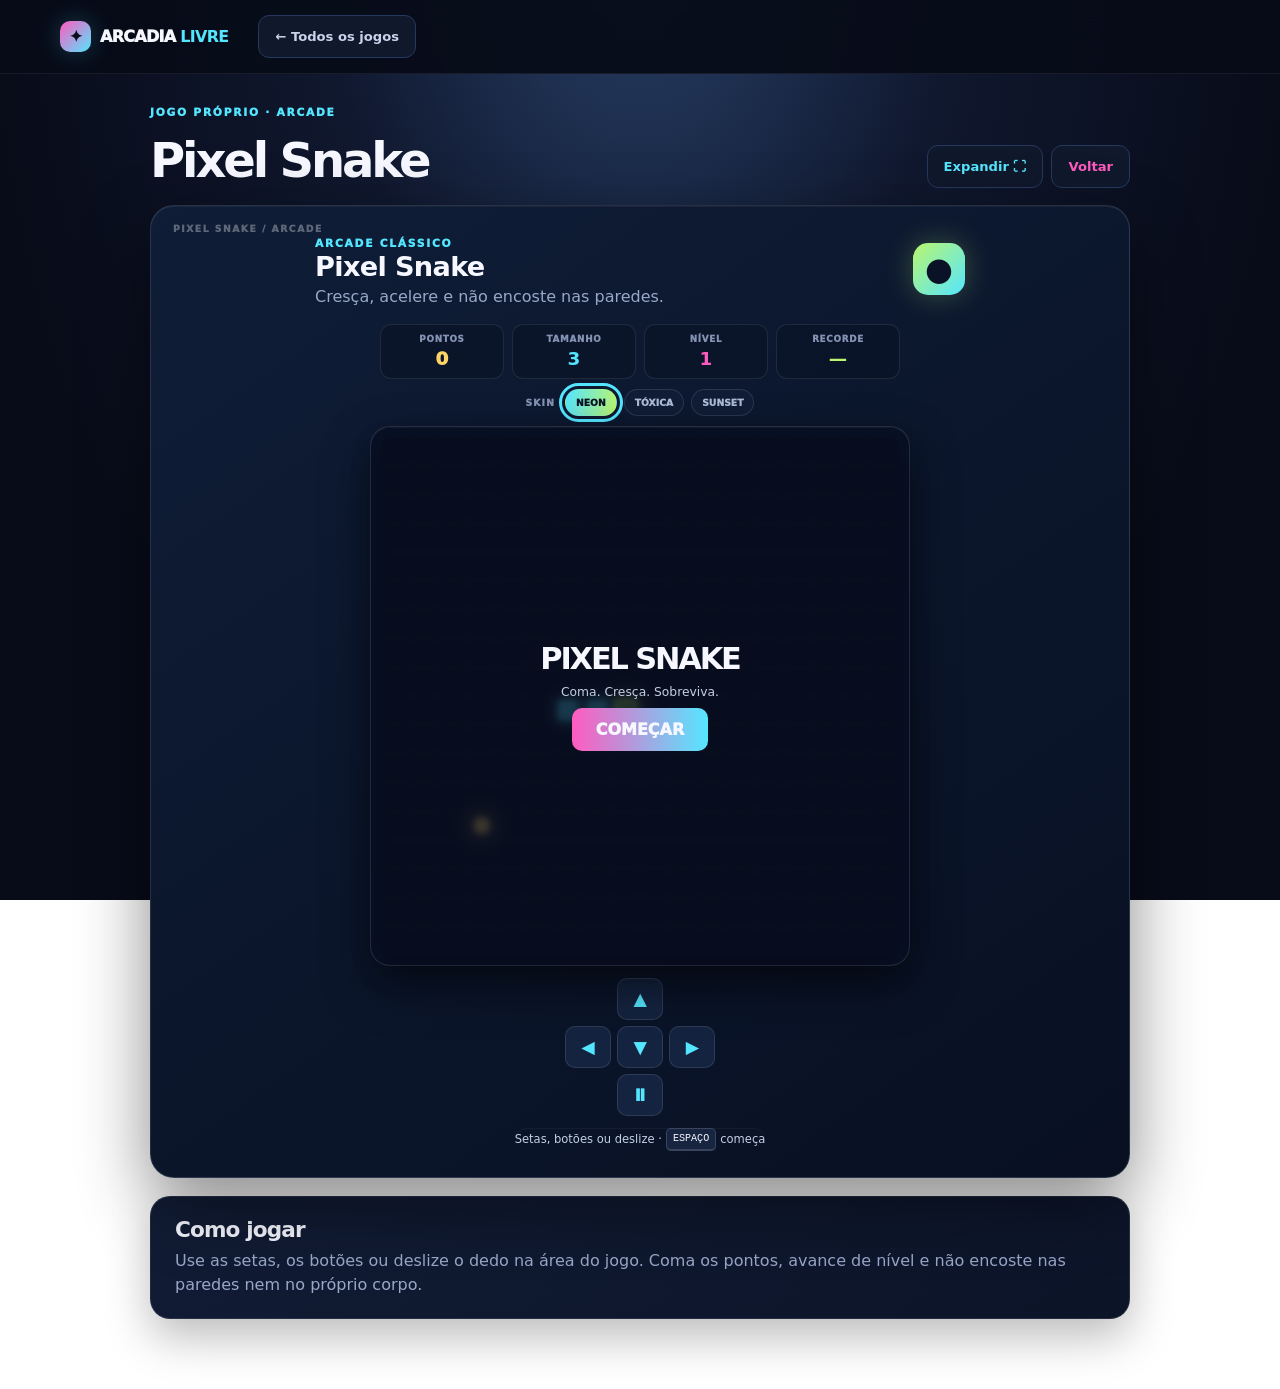
<file: pixel-snake.html>
<!doctype html>
<html lang="pt-BR">
<head><meta charset="utf-8"><meta name="viewport" content="width=device-width, initial-scale=1"><title>Pixel Snake — Arcadia Livre</title><meta name="description" content="Jogue Pixel Snake, a cobrinha arcade gratuita do Arcadia Livre."><link rel="icon" href="favicon.svg" type="image/svg+xml"><link rel="manifest" href="manifest.webmanifest"><link rel="stylesheet" href="styles.css?v=20260906"></head>
<body class="snake-page" data-game="snake"><header class="site-header"><div class="header-inner"><a class="brand" href="index.html" aria-label="Voltar ao Arcadia Livre"><span class="brand-mark">✦</span><span>ARCADIA <b>LIVRE</b></span></a><a class="button button-quiet" href="index.html#catalogo">← Todos os jogos</a></div></header><main><section class="player-section standalone-page" id="player"><div class="player-top"><div><p class="eyebrow">jogo próprio · arcade</p><h1 id="game-title">Pixel Snake</h1></div><div class="player-actions"><button class="button button-quiet fullscreen-game" id="fullscreen-game">Expandir ⛶</button><button class="button button-quiet close-game" id="close-game">Voltar</button></div></div><div id="game-root" class="game-root"><div class="empty-player"><div class="controller">🎮</div><h2>Carregando jogo...</h2></div></div><div class="standalone-info"><h2>Como jogar</h2><p>Use as setas, os botões ou deslize o dedo na área do jogo. Coma os pontos, avance de nível e não encoste nas paredes nem no próprio corpo.</p></div></section></main><script src="js/core/storage.js?v=20260906"></script>
<script src="js/core/registry.js?v=20260906"></script>
<script src="js/core/lifecycle.js?v=20260906"></script>
<script src="js/games-snake.js?v=20260919"></script><script src="game.js?v=20260919"></script></body></html>
</file>
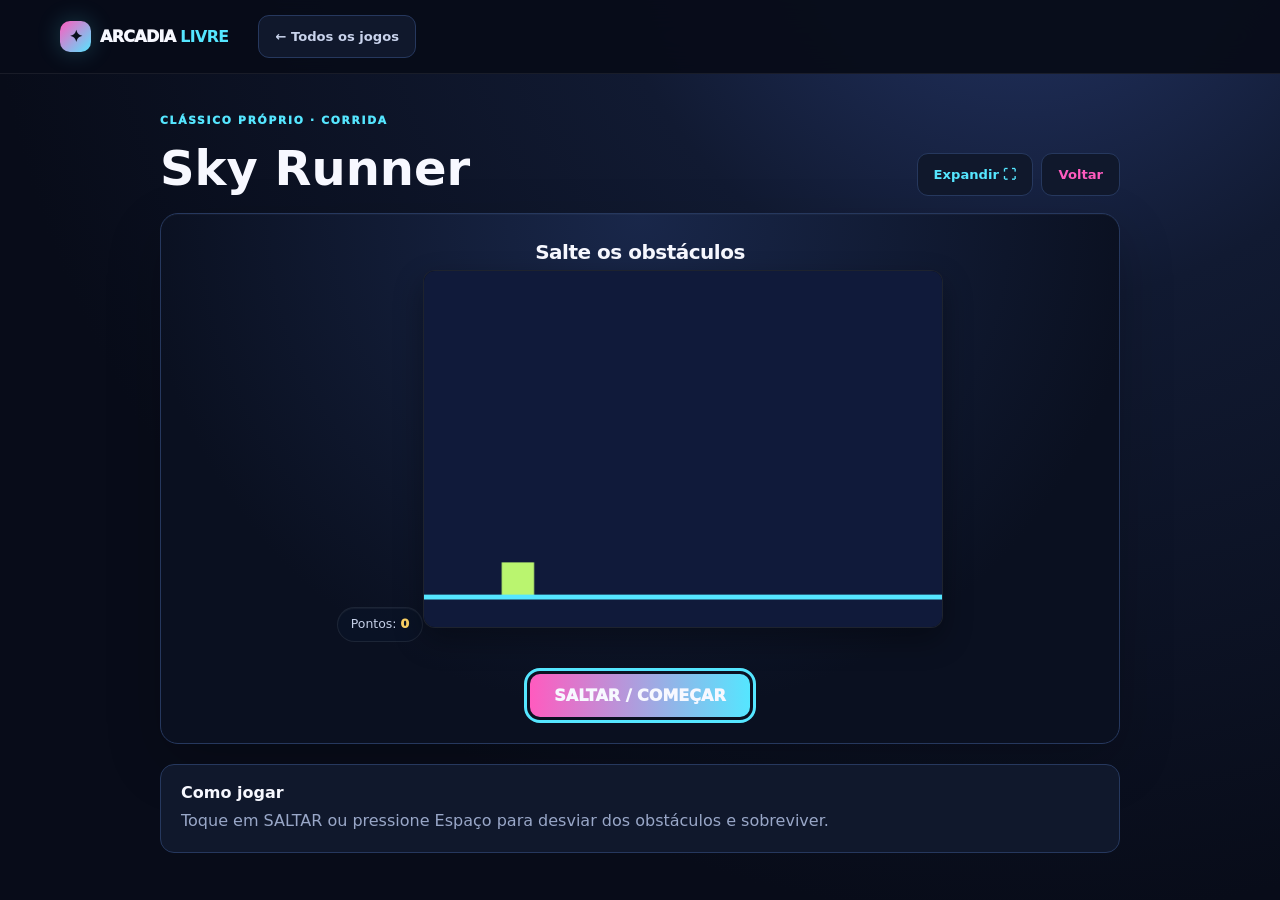
<file: sky-runner.html>
<!doctype html><html lang="pt-BR"><head><meta charset="utf-8"><meta name="viewport" content="width=device-width, initial-scale=1"><title>Sky Runner — Arcadia Livre</title><meta name="description" content="Sky Runner, um runner próprio inspirado nos clássicos de navegador."><link rel="icon" href="favicon.svg" type="image/svg+xml"><link rel="stylesheet" href="styles.css?v=20260906"></head><body data-game="runner"><header class="site-header"><div class="header-inner"><a class="brand" href="index.html" aria-label="Voltar ao Arcadia Livre"><span class="brand-mark">✦</span><span>ARCADIA <b>LIVRE</b></span></a><a class="button button-quiet" href="index.html#catalogo">← Todos os jogos</a></div></header><main><section class="player-section standalone-page" id="player"><div class="player-top"><div><p class="eyebrow">clássico próprio · corrida</p><h1 id="game-title">Sky Runner</h1></div><div class="player-actions"><button class="button button-quiet fullscreen-game" id="fullscreen-game">Expandir ⛶</button><button class="button button-quiet close-game" id="close-game">Voltar</button></div></div><div id="game-root" class="game-root"><div class="empty-player"><div class="controller">🎮</div><h2>Carregando jogo...</h2></div></div><div class="standalone-info"><h2>Como jogar</h2><p>Toque em SALTAR ou pressione Espaço para desviar dos obstáculos e sobreviver.</p></div></section></main><script src="js/core/storage.js?v=20260906"></script>
<script src="js/core/registry.js?v=20260906"></script>
<script src="js/core/lifecycle.js?v=20260906"></script>




<script src="js/games-runner.js?v=20260912"></script><script src="game.js?v=20260912"></script></body></html>
</file>
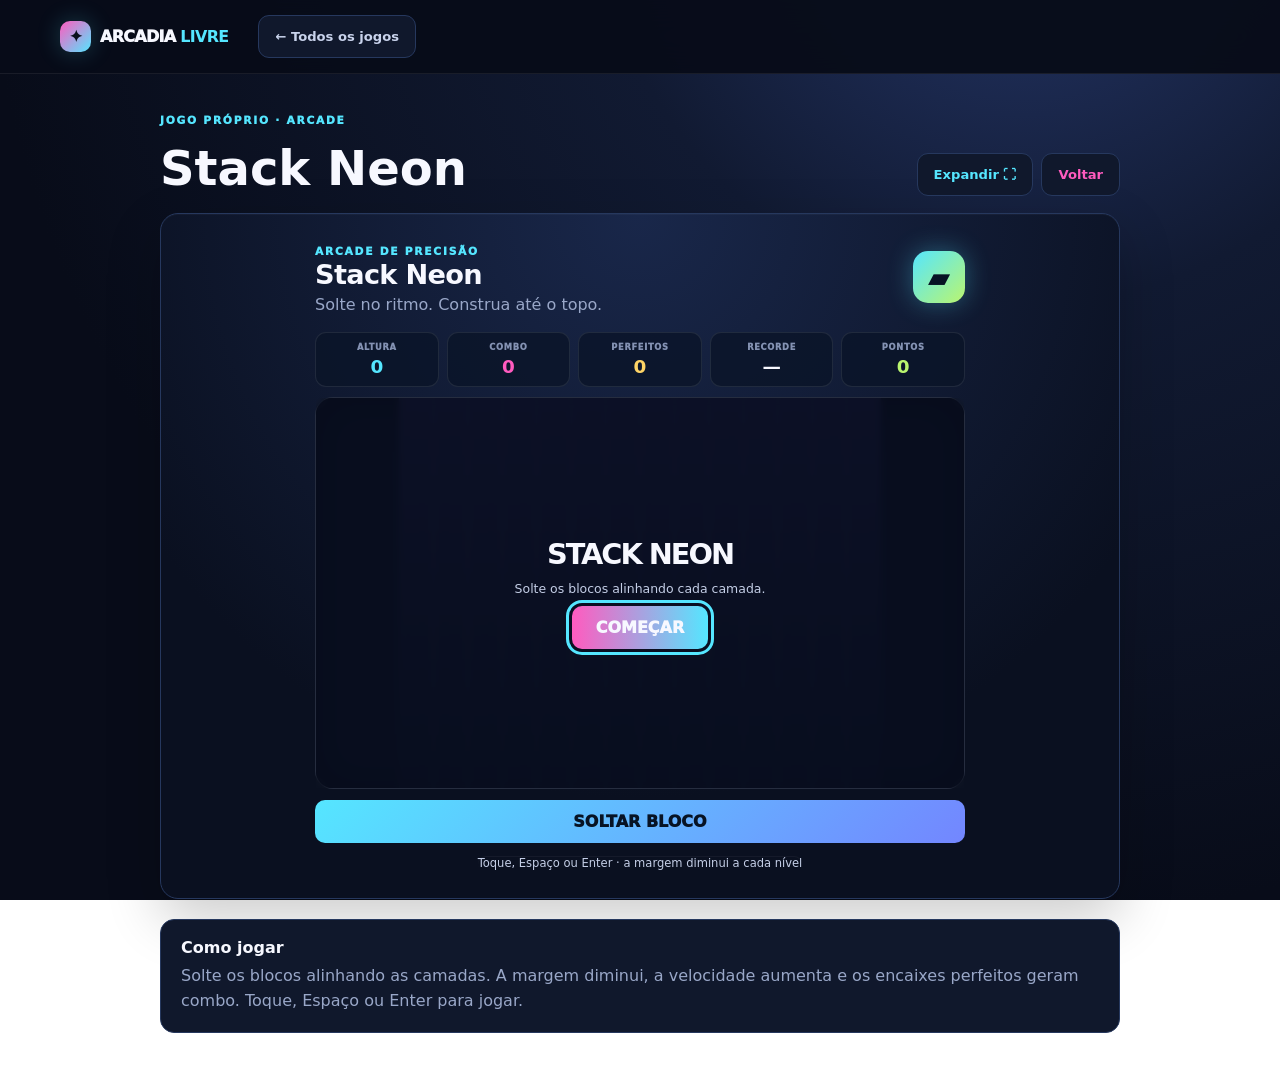
<file: stack-neon.html>
<!doctype html>
<html lang="pt-BR">
<head><meta charset="utf-8"><meta name="viewport" content="width=device-width, initial-scale=1"><title>Stack Neon — Arcadia Livre</title><meta name="description" content="Jogue Stack Neon, um desafio arcade gratuito."><link rel="icon" href="favicon.svg" type="image/svg+xml"><link rel="manifest" href="manifest.webmanifest"><link rel="stylesheet" href="styles.css?v=20260906"></head>
<body data-game="stack"><header class="site-header"><div class="header-inner"><a class="brand" href="index.html" aria-label="Voltar ao Arcadia Livre"><span class="brand-mark">✦</span><span>ARCADIA <b>LIVRE</b></span></a><a class="button button-quiet" href="index.html#catalogo">← Todos os jogos</a></div></header><main><section class="player-section standalone-page" id="player"><div class="player-top"><div><p class="eyebrow">jogo próprio · arcade</p><h1 id="game-title">Stack Neon</h1></div><div class="player-actions"><button class="button button-quiet fullscreen-game" id="fullscreen-game">Expandir ⛶</button><button class="button button-quiet close-game" id="close-game">Voltar</button></div></div><div id="game-root" class="game-root"><div class="empty-player"><div class="controller">🎮</div><h2>Carregando jogo...</h2></div></div><div class="standalone-info"><h2>Como jogar</h2><p>Solte os blocos alinhando as camadas. A margem diminui, a velocidade aumenta e os encaixes perfeitos geram combo. Toque, Espaço ou Enter para jogar.</p></div></section></main><script src="js/core/storage.js?v=20260906"></script>
<script src="js/core/registry.js?v=20260906"></script>
<script src="js/core/lifecycle.js?v=20260906"></script>
<script src="js/games-stack.js?v=20260923"></script><script src="game.js?v=20260923"></script></body></html>
</file>
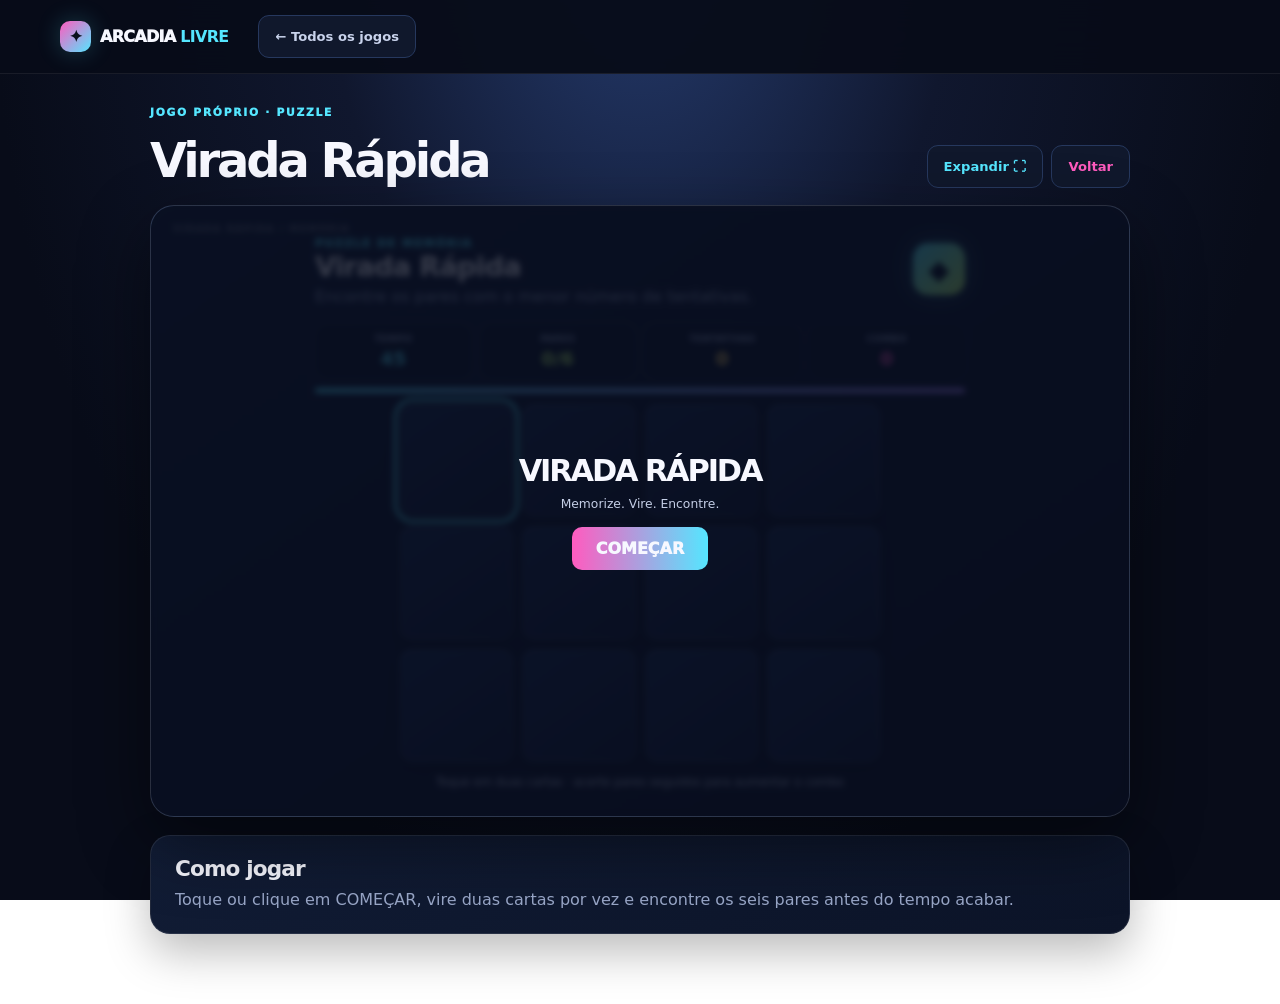
<file: virada-rapida.html>
<!doctype html>
<html lang="pt-BR">
<head><meta charset="utf-8"><meta name="viewport" content="width=device-width, initial-scale=1"><title>Virada Rápida — Arcadia Livre</title><meta name="description" content="Jogue Virada Rápida, um puzzle de memória gratuito."><link rel="icon" href="favicon.svg" type="image/svg+xml"><link rel="manifest" href="manifest.webmanifest"><link rel="stylesheet" href="styles.css?v=20260906"></head>
<body class="memory-page" data-game="memory"><header class="site-header"><div class="header-inner"><a class="brand" href="index.html" aria-label="Voltar ao Arcadia Livre"><span class="brand-mark">✦</span><span>ARCADIA <b>LIVRE</b></span></a><a class="button button-quiet" href="index.html#catalogo">← Todos os jogos</a></div></header><main><section class="player-section standalone-page" id="player"><div class="player-top"><div><p class="eyebrow">jogo próprio · puzzle</p><h1 id="game-title">Virada Rápida</h1></div><div class="player-actions"><button class="button button-quiet fullscreen-game" id="fullscreen-game">Expandir ⛶</button><button class="button button-quiet close-game" id="close-game">Voltar</button></div></div><div id="game-root" class="game-root"><div class="empty-player"><div class="controller">🎮</div><h2>Carregando jogo...</h2></div></div><div class="standalone-info"><h2>Como jogar</h2><p>Toque ou clique em COMEÇAR, vire duas cartas por vez e encontre os seis pares antes do tempo acabar.</p></div></section></main><script src="js/core/storage.js?v=20260906"></script>
<script src="js/core/registry.js?v=20260906"></script>
<script src="js/core/lifecycle.js?v=20260906"></script>
<script src="js/games-memory.js?v=20260918"></script><script src="game.js?v=20260918"></script></body></html>
</file>
<file: styles.css>
:root{--bg:#080c19;--bg2:#0c1224;--panel:#111a31;--panel2:#162342;--line:#26385e;--text:#f7f8ff;--muted:#99a7c8;--cyan:#55e6ff;--pink:#ff5bbf;--lime:#baf56f;--yellow:#ffd466;--purple:#a884ff;--shadow:0 24px 65px #0008}*{box-sizing:border-box}html{scroll-behavior:smooth;scroll-padding-top:90px}section[id]{scroll-margin-top:90px}body{margin:0;color:var(--text);background:radial-gradient(ellipse at 72% -12%,#293d78 0,#10172e 34%,var(--bg) 70%);font-family:Inter,ui-sans-serif,system-ui,-apple-system,BlinkMacSystemFont,"Segoe UI",Roboto,Arial,sans-serif}a{color:inherit;text-decoration:none}button,input{font:inherit;color:inherit}.site-header{height:74px;position:sticky;top:0;z-index:20;background:#080c19e8;border-bottom:1px solid #ffffff12;backdrop-filter:blur(17px)}.header-inner{width:min(1160px,calc(100% - 30px));height:100%;margin:auto;display:flex;align-items:center;gap:30px}.brand{display:flex;align-items:center;gap:9px;font-weight:950;letter-spacing:-.045em;white-space:nowrap}.brand b{color:var(--cyan)}.brand-mark{width:31px;height:31px;border-radius:10px;display:grid;place-items:center;background:linear-gradient(135deg,var(--pink),var(--cyan));color:#09101c;box-shadow:0 0 23px #55e6ff38}.main-nav{display:flex;gap:23px;color:var(--muted);font-size:.88rem;height:100%;align-items:center}.menu-toggle{display:none;border:1px solid var(--line);background:#10182c;border-radius:9px;width:40px;height:40px;cursor:pointer;color:var(--cyan)}.main-nav a{height:100%;display:flex;align-items:center;border-bottom:2px solid transparent}.main-nav a:hover,.main-nav a.active{color:var(--text);border-color:var(--cyan)}.header-actions{margin-left:auto;display:flex;gap:10px;align-items:center}.search{height:38px;width:190px;display:flex;align-items:center;gap:8px;border:1px solid var(--line);border-radius:11px;background:#10172b;padding:0 10px;color:var(--muted)}.search span{font-size:1.35rem;line-height:0;transform:rotate(-15deg)}.search input{border:0;outline:0;background:transparent;width:100%;font-size:.8rem}.search:focus-within{outline:3px solid var(--cyan);outline-offset:3px}.search input::placeholder{color:#697797}.header-fav{border:1px solid var(--line);background:#10172b;border-radius:11px;height:38px;padding:0 11px;cursor:pointer;color:var(--pink)}.header-fav span{color:var(--muted);font-size:.75rem;margin-left:2px}main{width:min(1160px,calc(100% - 30px));margin:auto}.hero{min-height:540px;display:grid;grid-template-columns:1.03fr .97fr;gap:50px;align-items:center;padding:65px 0 53px}.eyebrow{font-size:.67rem;text-transform:uppercase;letter-spacing:.16em;font-weight:950;color:var(--cyan);margin:0 0 13px}.eyebrow i{width:7px;height:7px;display:inline-block;border-radius:50%;background:var(--lime);box-shadow:0 0 12px var(--lime);margin-right:8px}.hero h1{font-size:clamp(3.1rem,6.3vw,5.6rem);line-height:.91;letter-spacing:-.08em;margin:0 0 22px}.hero h1 em{font-style:normal;background:linear-gradient(90deg,var(--cyan),var(--pink));-webkit-background-clip:text;background-clip:text;color:transparent}.hero-text{color:var(--muted);font-size:1.05rem;line-height:1.65;max-width:530px;margin:0 0 26px}.hero-actions{display:flex;gap:10px;flex-wrap:wrap}.button{min-height:43px;border-radius:11px;border:1px solid var(--line);padding:0 16px;display:inline-flex;align-items:center;justify-content:center;font-weight:850;font-size:.82rem;cursor:pointer}.button-primary{background:linear-gradient(100deg,var(--pink),#906dff);border:0;box-shadow:0 12px 28px #ff5bbf30}.button-primary span{font-size:1.15rem;margin-left:10px}.restart-game{margin-top:18px}.button-quiet{background:#10182c;color:#c9d3ec}.button-quiet:hover{background:#182541}.hero-stats{display:flex;gap:25px;margin-top:39px;color:var(--muted);font-size:.76rem}.hero-stats strong{display:block;color:var(--text);font-size:1.2rem;line-height:1.1}.hero-stage{height:400px;position:relative;display:grid;place-items:center}.hero-glow{position:absolute;width:310px;height:310px;border-radius:50%;background:#55e6ff20;filter:blur(9px);right:18px;top:18px}.hero-game-card{z-index:1;width:min(360px,85%);border:1px solid #ffffff1c;border-radius:22px;background:#111a31d9;box-shadow:var(--shadow);padding:13px;transform:rotate(4deg);transition:transform .4s}.hero-game-card:hover{transform:rotate(0) translateY(-7px)}.hero-cover{height:300px;border-radius:15px;position:relative;overflow:hidden;background:radial-gradient(circle at 70% 18%,#ffd466b3 0 3%,transparent 4%),radial-gradient(circle at 22% 32%,#55e6ff 0 2%,transparent 3%),linear-gradient(135deg,#572ca0,#1a84a3 55%,#0d254d)}.hero-cover:after{content:"";position:absolute;inset:auto -20px 30px -20px;height:80px;background:#0b1737aa;transform:rotate(-8deg);box-shadow:0 -14px 0 #ff5bbf77}.hero-spark{position:absolute;top:24px;right:35px;color:var(--yellow);font-size:2rem;text-shadow:0 0 17px var(--yellow)}.hero-cover-title{position:absolute;z-index:1;left:22px;top:60px;font-weight:950;letter-spacing:-.1em;font-size:3.8rem;line-height:.8;color:white;text-shadow:6px 7px 0 #111b39}.hero-cover-title b{color:var(--yellow)}.hero-cover-sub{position:absolute;z-index:1;left:24px;bottom:28px;font-size:.68rem;text-transform:uppercase;letter-spacing:.13em;font-weight:850}.hero-coin{position:absolute;border-radius:50%;display:grid;place-items:center;font-size:1rem;color:#10172b;background:var(--yellow);box-shadow:0 0 20px #ffd46699;z-index:1}.hero-coin.c1{width:30px;height:30px;right:35px;bottom:78px}.hero-coin.c2{width:19px;height:19px;right:92px;bottom:114px;background:var(--cyan)}.hero-coin.c3{width:22px;height:22px;right:70px;bottom:51px;background:var(--pink);color:white}.hero-card-foot{display:flex;justify-content:space-between;padding:13px 5px 1px;color:var(--muted);font-size:.72rem}.hero-card-foot strong{color:var(--lime)}.online-dot{display:inline-block;width:7px;height:7px;border-radius:50%;background:var(--lime);box-shadow:0 0 10px var(--lime);margin-right:5px}.float-chip{position:absolute;z-index:2;padding:10px 12px;border-radius:10px;background:#151f3ae8;border:1px solid #ffffff1c;box-shadow:0 10px 28px #0005;font-size:.72rem;font-weight:800}.chip-one{left:5px;top:73px;color:var(--yellow);transform:rotate(-7deg)}.chip-two{right:2px;bottom:65px;color:var(--cyan);transform:rotate(6deg)}.ad-slot{height:82px;border:1px dashed #3c4c72;border-radius:14px;background:#0d1428a8;display:flex;align-items:center;justify-content:center;gap:12px;margin:4px 0 68px;color:#7483a6;font-size:.65rem;letter-spacing:.14em}.ad-slot small{letter-spacing:0;text-transform:none;font-size:.72rem;color:#5f6d8e}.section-top{display:flex;align-items:end;justify-content:space-between;gap:20px}.section-top h2,.player-top h2{font-size:2rem;letter-spacing:-.06em;margin:0}.section-sub{color:var(--muted);margin:4px 0 0;font-size:.88rem}.view-toggle{display:flex;gap:6px}.view-toggle button{border:1px solid var(--line);background:#10182c;color:var(--muted);border-radius:8px;width:40px;height:40px;cursor:pointer}.view-toggle .view-active{color:var(--cyan);border-color:#55e6ff55;background:#55e6ff12}.filter-row{display:flex;align-items:center;gap:8px;flex-wrap:wrap;margin:24px 0 18px}.filter{border:1px solid var(--line);background:#10182c;border-radius:999px;padding:8px 13px;color:var(--muted);font-size:.75rem;cursor:pointer}.filter:hover,.filter.active{color:var(--text);border-color:#55e6ff66;background:#55e6ff12}.result-count{margin-left:auto;color:#7786a8;font-size:.75rem}.game-grid{display:grid;grid-template-columns:repeat(3,1fr);gap:17px}.game-card{position:relative;overflow:hidden;border:1px solid var(--line);background:linear-gradient(155deg,#131e38,#0f162a);border-radius:16px;padding:10px;transition:transform .2s,border-color .2s,box-shadow .2s}.game-card:hover{transform:translateY(-5px);border-color:#5c75ad;box-shadow:0 15px 34px #0005}.cover{height:175px;border-radius:11px;position:relative;overflow:hidden;display:flex;align-items:end;padding:15px}.cover:after{content:"";position:absolute;inset:0;background:linear-gradient(135deg,#ffffff1f,transparent 45%,#080c1944)}.cover-icon{position:absolute;z-index:1;right:17px;top:15px;font-size:3rem;filter:drop-shadow(0 5px 6px #0005)}.cover-label{z-index:1;font-size:2.15rem;font-weight:950;line-height:.83;letter-spacing:-.09em;text-shadow:4px 4px 0 #09122699}.cover-label b{color:var(--yellow)}.cover-click{background:radial-gradient(circle at 68% 28%,#ffd466 0 2%,transparent 3%),linear-gradient(135deg,#ec4c94,#5d3aa9 58%,#173a73)}.cover-memory{background:radial-gradient(circle at 25% 30%,#55e6ff 0 2%,transparent 3%),linear-gradient(135deg,#0b7f90,#25346e 50%,#c64799)}.cover-snake{background:radial-gradient(circle at 76% 27%,#baf56f 0 3%,transparent 4%),linear-gradient(135deg,#173a55,#226c68 50%,#1a245d)}.cover-math{background:radial-gradient(circle at 20% 24%,#ffd466 0 3%,transparent 4%),linear-gradient(135deg,#ad4a89,#392a79 55%,#1b8e9a)}.cover-stack{background:linear-gradient(180deg,#121b46,#263d77 50%,#f05d9e)}.cover-dodge{background:radial-gradient(circle at 50% 28%,#ffffff 0 1%,transparent 2%),radial-gradient(circle at 70% 20%,#55e6ff 0 2%,transparent 3%),linear-gradient(135deg,#15124b,#162e78 52%,#39a2b0)}.heart{position:absolute;z-index:2;top:11px;left:11px;width:40px;height:40px;border-radius:9px;border:1px solid #ffffff2b;background:#080d1b99;color:white;cursor:pointer;font-size:1.05rem}.heart.saved{color:var(--pink);background:#ff5bbf25}.card-info{display:flex;justify-content:space-between;gap:8px;padding:13px 3px 10px}.category{font-size:.6rem;letter-spacing:.13em;color:var(--cyan);font-weight:950}.card-info h3{font-size:1.05rem;margin:3px 0}.card-info p{font-size:.75rem;color:var(--muted);margin:0}.card-meta{display:flex;flex-direction:column;gap:5px;align-items:end;color:#8392b2;font-size:.68rem;white-space:nowrap}.card-meta span:first-child{color:var(--yellow)}.play-card{display:flex;align-items:center;justify-content:center;width:100%;height:44px;border:1px solid #55e6ff3b;background:#55e6ff0e;border-radius:9px;color:var(--cyan);font-size:.72rem;font-weight:950;cursor:pointer;transition:.2s}.play-card:hover{background:#55e6ff20}.play-card span{font-size:1rem;margin-left:6px}.game-grid.list-view{grid-template-columns:1fr}.game-grid.list-view .game-card{display:grid;grid-template-columns:170px 1fr auto;gap:14px;align-items:center}.game-grid.list-view .cover{height:112px}.game-grid.list-view .card-info{padding:8px 0}.game-grid.list-view .card-actions{width:110px}.game-grid.list-view .play-card{width:100%}.empty-search{text-align:center;padding:50px;color:var(--muted)}.empty-search span{font-size:2.5rem}.empty-search h3{color:var(--text);margin:12px 0 3px}.empty-search p{margin:0}.player-section{margin:76px 0}.standalone-page{max-width:960px;margin:40px auto}.standalone-page h1{font-size:clamp(1.8rem,4vw,3rem);margin:0}.standalone-info{margin-top:20px;padding:18px 20px;border:1px solid var(--line);border-radius:14px;background:#10182c}.standalone-info h2{font-size:1rem;margin:0 0 6px}.standalone-info p{color:var(--muted);margin:0;line-height:1.6}.card-actions{display:flex;flex-direction:column;gap:4px}.details-link{display:inline-block;margin-top:4px;color:var(--cyan);font-size:.78rem;font-weight:800;text-decoration:none;text-align:center}.details-link:hover{text-decoration:underline}.card-link{cursor:pointer}.card-link:focus-visible{outline:3px solid var(--cyan);outline-offset:4px}.player-top{display:flex;align-items:end;justify-content:space-between;margin-bottom:17px}.player-actions{display:flex;gap:8px}.close-game{color:var(--pink)}.fullscreen-game{color:var(--cyan)}.game-root{min-height:350px;border:1px solid var(--line);border-radius:18px;background:radial-gradient(circle at 50% 0,#19274a,#0a1020 70%);display:grid;place-items:center;padding:26px;overflow:hidden}.empty-player{text-align:center;color:var(--muted)}.controller{font-size:3.4rem;filter:drop-shadow(0 8px 12px #0007)}.empty-player h3{color:var(--text);margin:12px 0 4px}.empty-player p{margin:0;font-size:.85rem}.game-ui{width:min(100%,650px);text-align:center;user-select:none}.game-ui button,.game-ui canvas{touch-action:manipulation}.game-controls,.game-controls button,.tap-target,.stack-button,.memory-card{touch-action:none}.game-ui h3{margin:0 0 6px;font-size:1.25rem}.game-ui p{color:var(--muted);margin:4px 0 19px}.score{color:var(--yellow);font-weight:950}.timer{color:var(--cyan);font-weight:950}.tap-target{width:125px;height:125px;border:0;border-radius:50%;background:linear-gradient(140deg,var(--pink),#876cff);font-size:2.2rem;cursor:pointer;box-shadow:0 0 0 11px #ff5bbf16,0 16px 45px #ff5bbf55}.tap-target:active{transform:scale(.94)}.memory-grid{display:grid;grid-template-columns:repeat(4,minmax(0,1fr));width:min(100%,300px);gap:10px;justify-content:center}.memory-card{height:72px;border:1px solid var(--line);background:#182544;border-radius:11px;cursor:pointer;font-size:1.5rem}.snake-wrap canvas{touch-action:none}.memory-card.flipped{background:#2b4275;border-color:var(--cyan)}.snake-wrap canvas,.dodge-wrap canvas{max-width:100%;border:1px solid var(--line);background:#070c18;border-radius:10px;image-rendering:pixelated}.game-controls{display:flex;justify-content:center;gap:7px;margin-top:11px}.game-controls button{width:44px;height:44px;border:1px solid var(--line);background:#172441;border-radius:8px;cursor:pointer}.math-answer{display:flex;justify-content:center;gap:7px;flex-wrap:wrap}.math-answer button{border:1px solid var(--line);background:#172441;border-radius:9px;padding:10px 18px;cursor:pointer}.math-answer button:hover{border-color:var(--cyan);color:var(--cyan)}.stack-button{border:0;background:linear-gradient(90deg,var(--pink),var(--cyan));height:43px;padding:0 24px;border-radius:10px;font-weight:950;cursor:pointer}.category-section{margin:70px 0}.category-grid{display:grid;grid-template-columns:repeat(4,1fr);gap:12px;margin-top:21px}.category-tile{min-height:115px;border:1px solid var(--line);border-radius:14px;padding:15px;display:flex;align-items:center;gap:12px;position:relative;overflow:hidden;background:#121c33;transition:.2s}.category-tile:hover{transform:translateY(-4px);border-color:#5c75ad}.category-tile>span{font-size:2.1rem}.category-tile strong{display:block;font-size:.93rem}.category-tile small{display:block;color:var(--muted);margin-top:3px;font-size:.72rem}.category-tile>b{position:absolute;right:15px;bottom:13px;color:var(--cyan)}.tile-arcade{background:linear-gradient(135deg,#1e2c58,#15192e)}.tile-puzzle{background:linear-gradient(135deg,#3a235d,#161e3b)}.tile-reflex{background:linear-gradient(135deg,#16455a,#141d39)}.tile-classic{background:linear-gradient(135deg,#27365d,#182035)}.classic-section{min-height:245px;display:flex;align-items:center;gap:50px;border:1px solid var(--line);border-radius:20px;padding:28px 42px;background:linear-gradient(100deg,#121d38,#1b1740);overflow:hidden;position:relative}.classic-section:after{content:"";width:300px;height:300px;border-radius:50%;background:#a884ff21;position:absolute;right:-75px;top:-85px;filter:blur(3px)}.classic-art{width:230px;height:170px;flex:none;border:1px solid #ffffff24;border-radius:15px;background:repeating-linear-gradient(0deg,#263767 0 3px,#293e72 3px 6px),linear-gradient(135deg,#ff5bbf,#55e6ff);display:grid;place-items:center;position:relative;box-shadow:0 17px 40px #0006;transform:rotate(-4deg)}.classic-art:before{content:"";position:absolute;inset:10px;border:2px solid #0b1020;border-radius:9px}.classic-art span{z-index:1;font-weight:950;letter-spacing:.15em;font-size:1.2rem}.classic-art span:first-child{color:var(--yellow);font-size:3.8rem;line-height:.7}.classic-art i{position:absolute;right:25px;top:18px;color:var(--pink);font-size:1.6rem}.classic-copy{z-index:1;max-width:620px}.classic-copy h2{font-size:1.9rem;letter-spacing:-.06em;margin:0 0 10px}.classic-copy p:not(.eyebrow){color:var(--muted);line-height:1.6;font-size:.9rem;margin:0}.text-link{display:inline-block;color:var(--cyan);font-weight:850;margin-top:14px;font-size:.82rem}.ad-bottom{margin:55px 0 66px}.player-section:fullscreen,.player-section.fullscreen-fallback{position:fixed;inset:0;z-index:9999;overflow:auto;min-height:100vh;margin:0;padding:28px clamp(16px,4vw,60px);background:#080c19;border-radius:0;border:0}.player-section:fullscreen .game-root,.player-section.fullscreen-fallback .game-root{min-height:calc(100vh - 100px);display:grid;place-items:center;border:0}.player-section:fullscreen .game-ui,.player-section.fullscreen-fallback .game-ui{width:min(100%,760px)}.not-found{min-height:calc(100vh - 170px);display:grid;place-content:center;justify-items:start;max-width:650px;margin:auto}.not-found h1{font-size:clamp(2.6rem,7vw,5rem);line-height:.95;letter-spacing:-.08em;margin:0 0 18px}.not-found p:not(.eyebrow){color:var(--muted);font-size:1rem;line-height:1.6;max-width:500px;margin:0 0 24px}footer{border-top:1px solid #ffffff12;padding:32px max(18px,calc((100% - 1160px)/2)) 70px;display:grid;grid-template-columns:1.2fr .8fr 1fr;gap:25px;color:var(--muted);font-size:.78rem}footer .brand{color:var(--text)}footer p{margin:10px 0 0}.footer-links{display:flex;gap:18px;align-items:center}.footer-links a:hover{color:var(--cyan)}footer small{align-self:center;text-align:right}@media(max-width:900px){.menu-toggle{display:grid;place-items:center}.main-nav{display:none;position:absolute;top:74px;left:10px;right:10px;height:auto;flex-direction:column;align-items:stretch;gap:0;padding:8px;border:1px solid var(--line);border-radius:12px;background:#0c1428f5;box-shadow:var(--shadow)}.main-nav.open{display:flex}.main-nav a{height:42px;padding:0 12px}.hero{grid-template-columns:1fr;gap:15px}.hero-stage{height:350px}.game-grid{grid-template-columns:repeat(2,1fr)}.category-grid{grid-template-columns:repeat(2,1fr)}footer{grid-template-columns:1fr 1fr}.footer-links{justify-content:flex-end}footer small{grid-column:1/-1;text-align:left}}@media(max-width:560px){.header-inner{width:calc(100% - 20px)}.header-actions{gap:5px}.search{width:clamp(92px,calc(100vw - 176px),160px);padding:0 8px;justify-content:flex-start}.search input{display:block}.search span{font-size:1.25rem}.hero{padding-top:45px}.hero h1{font-size:3.2rem}.hero-stats{gap:15px}.hero-stage{height:290px}.hero-game-card{width:285px}.hero-cover{height:220px}.hero-cover-title{font-size:3rem}.float-chip{font-size:.62rem}.ad-slot{flex-direction:column;gap:5px}.section-top{align-items:start;flex-direction:column}.view-toggle{display:none}.game-grid{grid-template-columns:1fr}.filter-row{gap:6px}.filter{padding:7px 10px;font-size:.7rem}.result-count{width:100%;margin:3px 0 0}.player-top{align-items:start}.player-top h2{font-size:1.55rem}.category-grid{grid-template-columns:1fr 1fr}.category-tile{padding:11px;min-height:100px}.category-tile>span{font-size:1.65rem}.category-tile>b{right:10px;bottom:9px}.classic-section{flex-direction:column;align-items:start;gap:25px;padding:25px}.classic-art{width:190px;height:135px}.classic-copy h2{font-size:1.55rem}.memory-grid{width:min(100%,280px);gap:7px}.memory-card{height:58px}footer{display:flex;flex-direction:column;padding-bottom:95px}.footer-links{justify-content:flex-start}.footer-links a{font-size:.75rem}}

/* Foco visível consistente para teclado e leitores de tela */
button:focus-visible,a:focus-visible,input:focus-visible,[tabindex]:focus-visible{outline:3px solid var(--cyan);outline-offset:3px}
.tap-target:focus-visible{box-shadow:0 0 0 7px var(--bg),0 0 0 11px var(--cyan),0 16px 45px #55e6ff55}
.memory-card.flipped{transform:translateY(-2px);transition:transform .14s,background .14s,border-color .14s}
@media (prefers-reduced-motion:reduce){*,*::before,*::after{scroll-behavior:auto!important;animation-duration:.01ms!important;animation-iteration-count:1!important;transition-duration:.01ms!important}}

/* HUD compacto e legível em telas pequenas */
.game-ui>p{display:inline-flex;align-items:center;justify-content:center;gap:4px;max-width:100%;padding:8px 13px;border:1px solid #ffffff14;border-radius:999px;background:#0b1428b8;box-shadow:inset 0 1px #ffffff0b;color:#c4cee6;font-size:.78rem;line-height:1.35}
.game-ui h3{letter-spacing:-.025em}
.game-root{box-shadow:inset 0 1px #ffffff08,0 20px 55px #0003}
.game-ui canvas{box-shadow:0 12px 30px #0005}
.tap-target{transition:filter .15s,box-shadow .15s,transform .15s}
.tap-target:hover{filter:saturate(1.18) brightness(1.08)}
.memory-card:hover{border-color:#55e6ff99;background:#20335b}
@media(max-width:560px){.game-ui>p{font-size:.72rem;padding:7px 10px}.game-root{padding:18px 12px}}

/* Hub principal: área de descoberta com ação imediata */
.skip-link{position:fixed;left:16px;top:10px;z-index:1000;transform:translateY(-160%);padding:10px 14px;border-radius:10px;background:var(--cyan);color:#07101b;font-weight:900;font-size:.8rem;transition:transform .18s}.skip-link:focus{transform:translateY(0)}
.hub-guide{padding:27px 28px 29px;border:1px solid #ffffff16;border-radius:22px;background:linear-gradient(135deg,#101a32e8,#151431e8);box-shadow:0 22px 55px #0003;position:relative;overflow:hidden}.hub-guide:before{content:"";position:absolute;width:260px;height:260px;right:-95px;top:-135px;border-radius:50%;background:#55e6ff18;filter:blur(2px)}.hub-guide-head{position:relative;display:flex;align-items:end;justify-content:space-between;gap:18px;margin-bottom:20px}.hub-guide-head h2{margin:0;font-size:clamp(1.65rem,3vw,2.35rem);letter-spacing:-.07em}.hub-guide-head .section-sub{max-width:570px;margin-top:7px}.hub-badge{display:inline-flex;align-items:center;gap:8px;white-space:nowrap;border:1px solid #baf56f38;background:#baf56f0d;color:var(--lime);border-radius:999px;padding:9px 12px;font-size:.68rem;font-weight:900;text-transform:uppercase;letter-spacing:.08em}.hub-badge i{width:7px;height:7px;border-radius:50%;background:var(--lime);box-shadow:0 0 12px var(--lime)}.hub-guide-grid{display:grid;grid-template-columns:repeat(3,1fr);gap:12px;min-height:0}.hub-feature{position:relative;display:flex;align-items:center;gap:13px;min-height:116px;padding:17px;border:1px solid #ffffff18;border-radius:15px;color:var(--text);overflow:hidden;transition:transform .2s,border-color .2s,box-shadow .2s}.hub-feature:after{content:"";position:absolute;inset:auto -18px -35px auto;width:100px;height:100px;border-radius:50%;background:#ffffff0d}.hub-feature:hover{transform:translateY(-4px);border-color:#ffffff55;box-shadow:0 15px 30px #0004}.hub-feature-icon{position:relative;z-index:1;width:45px;height:45px;display:grid;place-items:center;border-radius:13px;background:#080d1b99;font-size:1.7rem;flex:none}.hub-feature>span:last-child{position:relative;z-index:1;display:flex;flex-direction:column;min-width:0}.hub-feature small{color:#c8d2e8aa;font-size:.61rem;text-transform:uppercase;letter-spacing:.1em;font-weight:850}.hub-feature strong{font-size:1.02rem;margin-top:4px;letter-spacing:-.03em}.hub-feature em{font-style:normal;color:#ffffffaa;font-size:.69rem;margin-top:9px;font-weight:800}.hub-feature-pink{background:linear-gradient(135deg,#3a193e,#211a3e)}.hub-feature-cyan{background:linear-gradient(135deg,#123a4b,#172447)}.hub-feature-lime{background:linear-gradient(135deg,#273c32,#19233e)}.hub-feature-pink .hub-feature-icon{color:var(--pink)}.hub-feature-cyan .hub-feature-icon{color:var(--cyan)}.hub-feature-lime .hub-feature-icon{color:var(--lime)}
@media(max-width:760px){.hub-guide-head{align-items:start;flex-direction:column}.hub-guide-grid{grid-template-columns:1fr}.hub-feature{min-height:92px}.hub-guide{padding:23px 18px}}
@media(max-width:560px){.hub-guide-head h2{font-size:1.7rem}.hub-badge{font-size:.6rem}.hub-feature{padding:14px}.hub-feature-icon{width:40px;height:40px;font-size:1.45rem}}

/* Clássicos próprios inspirados na era Flash */
.classic-game canvas{max-width:100%;border:1px solid #ffffff18;border-radius:12px;background:#070c18;image-rendering:auto}.classic-start{margin-top:13px}.mole-grid{display:grid;grid-template-columns:repeat(3,70px);gap:9px;justify-content:center;margin:12px auto}.mole-cell{height:62px;border:1px solid var(--line);border-radius:12px;background:#172441;color:#526484;font-size:2rem;cursor:pointer;transition:.12s}.mole-cell.active{background:linear-gradient(135deg,var(--pink),#7f55db);color:#fff;transform:scale(1.05);box-shadow:0 0 20px #ff5bbf66}.color-target{font-size:2.2rem;font-weight:950;letter-spacing:.08em;margin:13px 0 20px}.color-buttons{display:flex;justify-content:center;gap:8px;flex-wrap:wrap}.color-buttons button{border:1px solid var(--line);border-radius:10px;background:#172441;padding:11px 14px;font-size:.72rem;font-weight:900;cursor:pointer}.color-buttons button:hover{border-color:var(--cyan);transform:translateY(-2px)}

/* Identidade visual própria dos cinco clássicos */
.cover-breaker{background:radial-gradient(circle at 70% 25%,#ffd466 0 2%,transparent 3%),linear-gradient(135deg,#3f1c69,#172b67 52%,#e84d92)}.cover-pop{background:radial-gradient(circle at 22% 28%,#55e6ff 0 4%,transparent 5%),radial-gradient(circle at 70% 60%,#baf56f 0 5%,transparent 6%),linear-gradient(135deg,#153d70,#6c2c92)}.cover-mole{background:radial-gradient(circle at 28% 30%,#ffd466 0 4%,transparent 5%),linear-gradient(135deg,#1c5a58,#24376f 55%,#8d4c9e)}.cover-runner{background:radial-gradient(circle at 72% 20%,#fff 0 2%,transparent 3%),linear-gradient(135deg,#27518a,#4c65aa 55%,#e479a8)}.cover-color{background:conic-gradient(from 210deg,#ff5bbf,#ffd466,#baf56f,#55e6ff,#a884ff,#ff5bbf)}
.classic-game canvas{width:min(100%,520px);height:auto}.mole-cell:focus-visible,.color-buttons button:focus-visible,.stack-button:focus-visible{outline:3px solid var(--cyan);outline-offset:3px}

/* Click Rush: arena arcade com feedback de combo */
.rush-ui{max-width:620px}.rush-head{display:flex;align-items:start;justify-content:space-between;gap:15px;text-align:left}.rush-head h3{font-size:1.45rem;margin:0}.rush-head p{margin:5px 0 0!important;text-align:left!important;border:0!important;background:none!important;padding:0!important}.rush-badge{border:1px solid #55e6ff55;color:var(--cyan);border-radius:999px;padding:7px 10px;font-size:.62rem;font-weight:950;letter-spacing:.1em}.rush-hud{display:grid;grid-template-columns:repeat(3,1fr);gap:8px;margin:17px 0 8px}.rush-hud span{padding:9px 5px;border:1px solid #ffffff14;border-radius:10px;background:#0b1428b8;color:var(--muted);font-size:.67rem;text-transform:uppercase;letter-spacing:.07em}.rush-hud b{display:block;color:var(--text);font-size:1.25rem;letter-spacing:0}.rush-hud span:first-child b{color:var(--cyan)}.rush-hud span:nth-child(2) b{color:var(--yellow)}.rush-hud span:last-child b{color:var(--pink)}.rush-meter{height:5px;background:#ffffff12;border-radius:99px;overflow:hidden;margin-bottom:10px}.rush-meter i{display:block;width:100%;height:100%;background:linear-gradient(90deg,var(--cyan),var(--pink));transition:width .3s linear}.rush-arena{position:relative;height:285px;border:1px solid #ffffff1c;border-radius:16px;overflow:hidden;background:radial-gradient(circle at 50% 45%,#263c71 0 2px,transparent 3px),linear-gradient(135deg,#0e1b39,#14102e);background-size:45px 45px,100% 100%;box-shadow:inset 0 0 45px #0006,0 15px 35px #0004;cursor:crosshair}.rush-arena:after{content:'';position:absolute;inset:0;pointer-events:none;background:linear-gradient(115deg,transparent 35%,#55e6ff08 50%,transparent 65%);animation:arena-scan 3s linear infinite}.rush-arena.running{border-color:#55e6ff66}.rush-arena:focus-visible{outline:3px solid var(--cyan);outline-offset:3px}.rush-start{position:absolute;inset:0;display:grid;place-items:center;color:#ffffffaa;font-size:.7rem;font-weight:950;letter-spacing:.14em;pointer-events:none}.rush-ui .tap-target{position:absolute;z-index:2;left:50%;top:50%;transform:translate(-50%,-50%);width:76px;height:76px;font-size:1.45rem;box-shadow:0 0 0 8px #ff5bbf20,0 0 32px #ff5bbf88;transition:left .25s ease,top .25s ease,transform .12s,filter .12s}.rush-ui .tap-target:active{transform:translate(-50%,-50%) scale(.82)}.rush-ui .tap-target.rush-pop{animation:rush-pop .22s ease}.rush-tip{font-size:.72rem!important;margin:12px 0 0!important;padding:0!important;border:0!important;background:none!important}@keyframes rush-pop{50%{filter:brightness(1.8);transform:translate(-50%,-50%) scale(1.22)}}@keyframes arena-scan{to{transform:translateX(100%)}}
@media(max-width:560px){.rush-arena{height:245px}.rush-head h3{font-size:1.25rem}.rush-badge{font-size:.55rem;padding:6px 8px}}

/* Click Rush reconstruído: arena de alvos e leitura de jogo */
.rush-v2{max-width:720px}.rush-v2-head{display:flex;align-items:center;justify-content:space-between;text-align:left;gap:18px}.rush-v2-head .eyebrow{margin-bottom:4px}.rush-v2-head h3{font-size:1.7rem;margin:0}.rush-v2-head p{margin:5px 0 0!important;padding:0!important;border:0!important;background:none!important;text-align:left!important}.rush-v2-mark{width:54px;height:54px;display:grid;place-items:center;border-radius:16px;background:linear-gradient(135deg,var(--pink),var(--purple));font-size:1.7rem;box-shadow:0 0 26px #ff5bbf55}.rush-v2-hud{display:grid;grid-template-columns:repeat(4,1fr);gap:8px;margin:18px 0 9px}.rush-v2-hud div{border:1px solid #ffffff16;background:#0b1428cc;border-radius:11px;padding:9px 5px;text-align:center}.rush-v2-hud small{display:block;color:#8492b3;font-size:.58rem;font-weight:900;letter-spacing:.1em}.rush-v2-hud b{display:block;color:var(--text);font-size:1.22rem;line-height:1.1;margin-top:4px}.rush-v2-hud div:first-child b{color:var(--cyan)}.rush-v2-hud div:nth-child(2) b{color:var(--yellow)}.rush-v2-hud div:nth-child(3) b{color:var(--pink)}.rush-v2-hud div:nth-child(4) b{color:var(--lime)}.rush-v2-bar{height:5px;border-radius:9px;background:#ffffff12;overflow:hidden;margin-bottom:10px}.rush-v2-bar i{display:block;width:100%;height:100%;background:linear-gradient(90deg,var(--cyan),var(--pink));transition:width .1s linear}.rush-v2-stage{position:relative;line-height:0;border:1px solid #ffffff20;border-radius:17px;overflow:hidden;background:#0d1730;box-shadow:inset 0 0 40px #0008,0 18px 45px #0005}.rush-v2-stage canvas{display:block;width:100%;height:auto;max-height:420px;cursor:crosshair;touch-action:none}.rush-v2-stage canvas.rush-hit{filter:brightness(1.3) saturate(1.3)}.rush-v2-stage canvas.rush-miss{filter:sepia(.4) saturate(2)}.rush-v2-overlay{position:absolute;inset:0;display:flex;flex-direction:column;align-items:center;justify-content:center;gap:10px;background:#080d1dcc;backdrop-filter:blur(3px);color:var(--text);line-height:1}.rush-v2-overlay[hidden]{display:none}.rush-v2-overlay strong{font-size:2rem;letter-spacing:-.07em}.rush-v2-overlay span{color:#c4cee6;font-size:.78rem}.rush-v2-overlay.result strong{color:var(--yellow)}.rush-v2-overlay .rush-start{position:static;pointer-events:auto;margin-top:7px}.rush-v2-help{font-size:.73rem!important;margin:12px 0 0!important;padding:0!important;border:0!important;background:none!important}.rush-v2 canvas:focus-visible{outline:3px solid var(--cyan);outline-offset:-4px}@media(max-width:560px){.rush-v2-head h3{font-size:1.4rem}.rush-v2-mark{width:44px;height:44px;font-size:1.35rem}.rush-v2-hud b{font-size:1rem}.rush-v2-hud small{font-size:.5rem}.rush-v2-overlay strong{font-size:1.6rem}}

/* Hub visual pass: menos ruído, mais hierarquia e leitura */
body{background:radial-gradient(ellipse at 80% -15%,#26386c 0,#111a32 30%,#080c19 72%);background-attachment:fixed}.site-header{background:#080c19f2}.hero{min-height:505px;padding:56px 0 48px;gap:42px}.hero h1{max-width:650px;font-size:clamp(2.8rem,5.8vw,5rem);line-height:.94}.hero-text{max-width:500px}.hero-stage{height:390px;border:1px solid #ffffff12;border-radius:28px;background:linear-gradient(145deg,#111d3b99,#0b1023aa);box-shadow:inset 0 0 70px #55e6ff08,0 25px 70px #0005;overflow:hidden}.hero-stage:before{content:'';position:absolute;inset:0;background:linear-gradient(90deg,#ffffff06 1px,transparent 1px),linear-gradient(#ffffff06 1px,transparent 1px);background-size:30px 30px;mask-image:linear-gradient(to bottom,black,transparent 85%);pointer-events:none}.hero-game-card{transform:none!important;width:min(350px,80%);border-color:#ffffff24;background:#121d36ee;box-shadow:0 25px 70px #0008}.hero-game-card:hover{transform:translateY(-6px)!important}.hero-glow{opacity:.55}.hero-spark{opacity:.7}.section-top h2,.player-top h2{font-size:clamp(1.8rem,3vw,2.35rem)}.filter-row{margin:20px 0 16px}.filter{border-radius:999px;padding:9px 14px;background:#101a31;border-color:#ffffff18}.filter.active{background:linear-gradient(100deg,#ff5bbf,#816bff);border-color:transparent}.game-grid{gap:18px}.game-card{border-radius:19px;padding:9px;background:linear-gradient(145deg,#15213d,#0e162a);border-color:#ffffff18}.game-card:hover{border-color:#55e6ff88;box-shadow:0 18px 40px #0007}.cover{height:152px;border-radius:13px}.cover-icon{font-size:2.6rem}.cover-label{font-size:1.95rem}.card-info{padding:11px 5px 5px}.card-info h3{font-size:1.15rem}.card-actions{padding:0 5px 4px}.play-card{border-radius:10px}.hub-guide{border-radius:24px!important;border:1px solid #ffffff18!important;background:linear-gradient(135deg,#111d37,#0c1428)!important}.ad-slot{border-radius:14px;border-color:#ffffff14;background:#0d1528aa}.classic-section{border-radius:24px;overflow:hidden}.category-section a{border-radius:15px;transition:transform .2s,border-color .2s}.category-section a:hover{transform:translateY(-3px);border-color:#55e6ff66}@media(max-width:700px){.hero{padding-top:38px;gap:28px}.hero-stage{height:320px;border-radius:21px}.hero-game-card{width:82%}.game-grid{gap:12px}.cover{height:125px}.cover-label{font-size:1.5rem}.cover-icon{font-size:2rem}.card-info h3{font-size:1rem}.card-info p{font-size:.72rem}}

/* Página individual Click Rush */
.click-page{background:radial-gradient(ellipse at 50% -10%,#293d78 0,#10172e 35%,#080c19 72%);background-attachment:fixed}.click-page .standalone-page{max-width:980px;margin:32px auto 70px}.click-page .player-top{padding:0 4px 18px}.click-page .player-top h1{letter-spacing:-.065em}.click-page .game-root{border-radius:24px;border-color:#ffffff20;background:linear-gradient(145deg,#111d39,#090f21);box-shadow:0 25px 70px #0007,inset 0 1px #ffffff0c}.click-page .game-root:before{content:'CLICK RUSH  /  REFLEXO';position:absolute;top:17px;left:22px;color:#ffffff55;font-size:.58rem;font-weight:950;letter-spacing:.16em;pointer-events:none}.click-page .game-root{position:relative}.click-info{margin-top:18px;padding:24px;border:1px solid #ffffff18;border-radius:22px;background:linear-gradient(145deg,#111c35,#0c1428);box-shadow:0 18px 45px #0004}.click-info-head{display:flex;align-items:end;justify-content:space-between;gap:16px;border-bottom:1px solid #ffffff12;padding-bottom:18px}.click-info-head .eyebrow{margin:0 0 7px}.click-info-head h2{margin:0;font-size:clamp(1.35rem,3vw,2rem);letter-spacing:-.05em}.click-info-head>span{color:var(--cyan);font-size:.65rem;font-weight:950;letter-spacing:.12em;white-space:nowrap}.click-rules{display:grid;grid-template-columns:repeat(3,1fr);gap:10px;margin-top:16px}.click-rules article{padding:15px;border:1px solid #ffffff12;border-radius:14px;background:#0a1225aa}.click-rules b{display:block;color:var(--pink);font-size:.68rem;letter-spacing:.1em}.click-rules strong{display:block;margin:7px 0 4px}.click-rules p{margin:0;color:var(--muted);font-size:.78rem;line-height:1.45}.click-controls{margin:18px 0 0;color:#aab8d4;font-size:.76rem;line-height:1.5}.click-controls kbd{padding:3px 6px;border:1px solid #ffffff25;border-bottom-width:2px;border-radius:5px;color:var(--text);font-size:.63rem;background:#182541}@media(max-width:650px){.click-page .standalone-page{margin-top:18px}.click-page .player-top{align-items:flex-start}.click-page .player-actions{flex-wrap:wrap;justify-content:flex-end}.click-info{padding:18px;border-radius:18px}.click-info-head{align-items:flex-start;flex-direction:column}.click-rules{grid-template-columns:1fr}.click-rules article{display:grid;grid-template-columns:30px 1fr;column-gap:8px}.click-rules b{grid-row:span 2}.click-rules strong{margin:0}.click-rules p{grid-column:2}}

/* Virada Rápida reconstruída */
.memory-v2{max-width:680px}.memory-v2-head{display:flex;justify-content:space-between;align-items:center;text-align:left;gap:16px}.memory-v2-head h3{font-size:1.7rem;margin:0}.memory-v2-head p{margin:5px 0 0!important;padding:0!important;border:0!important;background:none!important;text-align:left!important}.memory-v2-mark{width:52px;height:52px;display:grid;place-items:center;border-radius:15px;color:#091226;background:linear-gradient(135deg,var(--cyan),var(--lime));font-size:1.7rem;box-shadow:0 0 26px #55e6ff44}.memory-v2-hud{display:grid;grid-template-columns:repeat(4,1fr);gap:8px;margin:18px 0 9px}.memory-v2-hud div{padding:9px 4px;border:1px solid #ffffff16;background:#0b1428cc;border-radius:11px}.memory-v2-hud small{display:block;color:#8492b3;font-size:.55rem;font-weight:950;letter-spacing:.08em}.memory-v2-hud b{display:block;color:var(--text);font-size:1.15rem;margin-top:4px}.memory-v2-hud div:first-child b{color:var(--cyan)}.memory-v2-hud div:nth-child(2) b{color:var(--lime)}.memory-v2-hud div:nth-child(3) b{color:var(--yellow)}.memory-v2-hud div:last-child b{color:var(--pink)}.memory-v2-bar{height:5px;background:#ffffff12;border-radius:99px;overflow:hidden;margin-bottom:11px}.memory-v2-bar i{display:block;width:100%;height:100%;background:linear-gradient(90deg,var(--cyan),var(--purple));transition:width .3s linear}.memory-v2-board{display:grid;grid-template-columns:repeat(4,1fr);gap:9px;max-width:480px;margin:auto}.memory-v2-card{aspect-ratio:1;border:1px solid #ffffff24;border-radius:13px;background:linear-gradient(145deg,#172b50,#111a35);color:transparent;font-size:1.8rem;font-weight:900;cursor:pointer;box-shadow:inset 0 1px #ffffff12,0 7px 14px #0004;transition:transform .15s,background .2s,border-color .2s}.memory-v2-card:hover{transform:translateY(-3px);border-color:#55e6ff88}.memory-v2-card.is-open{color:var(--text);background:radial-gradient(circle,#263e70,#171f45);border-color:var(--cyan);transform:rotateY(8deg)}.memory-v2-card.is-match{color:var(--lime);background:linear-gradient(145deg,#1b493f,#172d42);border-color:var(--lime);box-shadow:0 0 20px #baf56f33}.memory-v2-card.is-wrong{color:var(--pink);border-color:var(--pink);animation:memory-shake .22s linear}.memory-v2-overlay{position:absolute;inset:0;display:flex;flex-direction:column;align-items:center;justify-content:center;gap:9px;background:#080d1dcc;backdrop-filter:blur(3px);border-radius:17px;z-index:3}.memory-v2-overlay[hidden]{display:none}.memory-v2-overlay strong{font-size:1.9rem;letter-spacing:-.07em}.memory-v2-overlay span{font-size:.77rem;color:#c4cee6}.memory-v2-overlay.result strong{color:var(--yellow)}.memory-v2-overlay .memory-start{margin-top:7px}.memory-v2-tip{font-size:.72rem!important;margin:13px 0 0!important;padding:0!important;border:0!important;background:none!important}@keyframes memory-shake{25%{transform:translateX(-5px)}75%{transform:translateX(5px)}}@media(max-width:560px){.memory-v2-head h3{font-size:1.4rem}.memory-v2-mark{width:43px;height:43px;font-size:1.25rem}.memory-v2-hud b{font-size:.95rem}.memory-v2-hud small{font-size:.48rem}.memory-v2-board{gap:7px}.memory-v2-card{border-radius:10px;font-size:1.45rem}}

.memory-page{background:radial-gradient(ellipse at 50% -10%,#263d71 0,#10172e 35%,#080c19 72%);background-attachment:fixed}.memory-page .standalone-page{max-width:980px;margin:32px auto 70px}.memory-page .game-root{position:relative;border-radius:24px;border-color:#ffffff20;background:linear-gradient(145deg,#101d39,#0a1022);box-shadow:0 25px 70px #0007,inset 0 1px #ffffff0c}.memory-page .game-root:before{content:'VIRADA RÁPIDA  /  MEMÓRIA';position:absolute;top:17px;left:22px;color:#ffffff55;font-size:.58rem;font-weight:950;letter-spacing:.16em;pointer-events:none}.memory-page .standalone-info{margin-top:18px;padding:20px 24px;border:1px solid #ffffff18;border-radius:20px;background:linear-gradient(145deg,#111c35,#0c1428);box-shadow:0 18px 45px #0004}.memory-page .standalone-info h2{margin:0 0 7px;font-size:1.35rem;letter-spacing:-.04em}.memory-page .standalone-info p{margin:0;color:var(--muted);line-height:1.55}.memory-page .player-top h1{letter-spacing:-.065em}

/* Pixel Snake reconstruído */
.snake-v2{max-width:680px}.snake-v2-head{display:flex;justify-content:space-between;align-items:center;text-align:left;gap:16px}.snake-v2-head h3{font-size:1.7rem;margin:0}.snake-v2-head p{margin:5px 0 0!important;padding:0!important;border:0!important;background:none!important;text-align:left!important}.snake-v2-mark{width:52px;height:52px;display:grid;place-items:center;border-radius:15px;color:#091226;background:linear-gradient(135deg,var(--lime),var(--cyan));font-size:2rem;box-shadow:0 0 28px #baf56f44}.snake-v2-hud{display:grid;grid-template-columns:repeat(4,1fr);gap:8px;margin:18px auto 10px;max-width:520px}.snake-v2-hud div{padding:9px 4px;border:1px solid #ffffff16;background:#0b1428cc;border-radius:11px}.snake-v2-hud small{display:block;color:#8492b3;font-size:.55rem;font-weight:950;letter-spacing:.08em}.snake-v2-hud b{display:block;color:var(--text);font-size:1.15rem;margin-top:4px}.snake-v2-hud div:first-child b{color:var(--yellow)}.snake-v2-hud div:nth-child(2) b{color:var(--cyan)}.snake-v2-hud div:nth-child(3) b{color:var(--pink)}.snake-v2-hud div:last-child b{color:var(--lime)}.snake-v2-stage{position:relative;width:min(100%,540px);margin:auto;border:1px solid #ffffff20;border-radius:20px;padding:10px;background:#081025;box-shadow:0 20px 50px #0007,inset 0 1px #ffffff0b}.snake-v2-stage canvas{display:block;width:100%;height:auto;border-radius:12px;image-rendering:pixelated;background:#091226;touch-action:none}.snake-v2-overlay{position:absolute;inset:10px;display:flex;flex-direction:column;align-items:center;justify-content:center;gap:9px;border-radius:12px;background:#080d1dcc;backdrop-filter:blur(3px)}.snake-v2-overlay[hidden]{display:none}.snake-v2-overlay strong{font-size:1.9rem;letter-spacing:-.07em}.snake-v2-overlay span{font-size:.77rem;color:#c4cee6}.snake-v2-overlay.result strong{color:var(--yellow)}.snake-v2-controls{display:flex;flex-direction:column;align-items:center;gap:6px;margin-top:12px}.snake-v2-controls div{display:flex;gap:6px}.snake-v2-controls button{width:46px;height:42px;border:1px solid #ffffff1c;border-radius:10px;background:#14233f;color:var(--cyan);font-weight:950;font-size:1rem;cursor:pointer;touch-action:none}.snake-v2-controls button:active{background:#243b66;transform:scale(.95)}.snake-v2-tip{font-size:.72rem!important;margin:12px 0 0!important;padding:0!important;border:0!important;background:none!important}.snake-v2-tip kbd{padding:3px 6px;border:1px solid #ffffff25;border-bottom-width:2px;border-radius:5px;color:var(--text);font-size:.63rem;background:#182541}@media(max-width:560px){.snake-v2-head h3{font-size:1.4rem}.snake-v2-mark{width:43px;height:43px;font-size:1.5rem}.snake-v2-hud b{font-size:.95rem}.snake-v2-hud small{font-size:.48rem}.snake-v2-stage{padding:7px;border-radius:16px}.snake-v2-overlay{inset:7px}}

.snake-page{background:radial-gradient(ellipse at 50% -10%,#29426a 0,#10182f 35%,#080c19 72%);background-attachment:fixed}.snake-page .standalone-page{max-width:980px;margin:32px auto 70px}.snake-page .game-root{position:relative;border-radius:24px;border-color:#ffffff20;background:linear-gradient(145deg,#0f1d37,#081022);box-shadow:0 25px 70px #0007,inset 0 1px #ffffff0c}.snake-page .game-root:before{content:'PIXEL SNAKE  /  ARCADE';position:absolute;top:17px;left:22px;color:#ffffff55;font-size:.58rem;font-weight:950;letter-spacing:.16em;pointer-events:none}.snake-page .standalone-info{margin-top:18px;padding:20px 24px;border:1px solid #ffffff18;border-radius:20px;background:linear-gradient(145deg,#111c35,#0c1428);box-shadow:0 18px 45px #0004}.snake-page .standalone-info h2{margin:0 0 7px;font-size:1.35rem;letter-spacing:-.04em}.snake-page .standalone-info p{margin:0;color:var(--muted);line-height:1.55}.snake-page .player-top h1{letter-spacing:-.065em}

.snake-skins{display:flex;justify-content:center;align-items:center;gap:7px;margin:0 auto 10px}.snake-skins>span{color:#8492b3;font-size:.58rem;font-weight:950;letter-spacing:.12em;margin-right:3px}.skin-choice{border:1px solid #ffffff1c;border-radius:999px;padding:7px 10px;background:#111d36;color:#aebbd5;font-size:.58rem;font-weight:950;cursor:pointer}.skin-choice:hover,.skin-choice.active{color:#091226;background:linear-gradient(100deg,var(--cyan),var(--lime));border-color:transparent}.skin-choice[data-skin=toxic].active{background:linear-gradient(100deg,#e9ff62,#7cff6b)}.skin-choice[data-skin=sunset].active{background:linear-gradient(100deg,#ffd466,#ff7b9d)}
.snake-pause{width:46px;height:42px;border:1px solid #ffffff1c;border-radius:10px;background:#1d3153;color:var(--yellow);font-weight:950;cursor:pointer;touch-action:none}.snake-pause:active{transform:scale(.95)}

/* Conta Relâmpago reconstruída */
.math-v2{max-width:680px}.math-v2-head{display:flex;justify-content:space-between;align-items:center;text-align:left;gap:16px}.math-v2-head h3{font-size:1.7rem;margin:0}.math-v2-head p{margin:5px 0 0!important;padding:0!important;border:0!important;background:none!important;text-align:left!important}.math-v2-mark{width:52px;height:52px;display:grid;place-items:center;border-radius:15px;color:#091226;background:linear-gradient(135deg,var(--yellow),var(--pink));font-size:2rem;box-shadow:0 0 28px #ffd46644}.math-v2-hud{display:grid;grid-template-columns:repeat(4,1fr);gap:8px;margin:18px 0 9px}.math-v2-hud div{padding:9px 4px;border:1px solid #ffffff16;background:#0b1428cc;border-radius:11px}.math-v2-hud small{display:block;color:#8492b3;font-size:.55rem;font-weight:950;letter-spacing:.08em}.math-v2-hud b{display:block;color:var(--text);font-size:1.15rem;margin-top:4px}.math-v2-hud div:first-child b{color:var(--cyan)}.math-v2-hud div:nth-child(2) b{color:var(--yellow)}.math-v2-hud div:nth-child(3) b{color:var(--pink)}.math-v2-hud div:last-child b{color:var(--lime)}.math-v2-bar{height:5px;background:#ffffff12;border-radius:99px;overflow:hidden;margin-bottom:11px}.math-v2-bar i{display:block;width:100%;height:100%;background:linear-gradient(90deg,var(--yellow),var(--pink));transition:width .2s linear}.math-v2-board{min-height:270px;display:flex;flex-direction:column;align-items:center;justify-content:center;padding:24px;border:1px solid #ffffff1c;border-radius:18px;background:radial-gradient(circle at 50% 35%,#26355d,#111a35 60%,#0d1429);box-shadow:inset 0 0 50px #0005}.math-v2-question{font-size:clamp(2.1rem,7vw,3.7rem);font-weight:950;letter-spacing:-.08em;color:var(--text);min-height:72px;display:grid;place-items:center}.math-v2-question.math-correct{color:var(--lime);transform:scale(1.05)}.math-v2-question.math-wrong,.math-v2-question.math-timeout{color:var(--pink);animation:math-shake .22s linear}.math-answer{display:grid;grid-template-columns:repeat(2,minmax(120px,170px));gap:9px;width:100%;justify-content:center}.math-answer button{min-height:54px;border:1px solid #ffffff20;border-radius:12px;background:#182746;color:var(--text);font-size:1.18rem;font-weight:950;cursor:pointer;transition:transform .12s,border-color .15s}.math-answer button:hover{transform:translateY(-3px);border-color:var(--cyan)}.math-answer button.is-correct{background:#1b493f;border-color:var(--lime);color:var(--lime)}.math-answer button.is-wrong{background:#4a2344;border-color:var(--pink);color:var(--pink)}.math-v2-overlay{position:absolute;inset:0;display:flex;flex-direction:column;align-items:center;justify-content:center;gap:9px;background:#080d1dcc;backdrop-filter:blur(3px);border-radius:17px;z-index:3}.math-v2-overlay[hidden]{display:none}.math-v2-overlay strong{font-size:1.8rem;letter-spacing:-.07em}.math-v2-overlay span{font-size:.77rem;color:#c4cee6;text-align:center}.math-v2-overlay.result strong{color:var(--yellow)}.math-v2-tip{font-size:.72rem!important;margin:13px 0 0!important;padding:0!important;border:0!important;background:none!important}@keyframes math-shake{25%{transform:translateX(-6px)}75%{transform:translateX(6px)}}@media(max-width:560px){.math-v2-head h3{font-size:1.4rem}.math-v2-mark{width:43px;height:43px;font-size:1.5rem}.math-v2-hud b{font-size:.95rem}.math-v2-hud small{font-size:.48rem}.math-v2-board{min-height:250px;padding:16px}.math-answer{grid-template-columns:repeat(2,1fr)}.math-answer button{min-height:50px}}
.math-page{background:radial-gradient(ellipse at 50% -10%,#49335d 0,#15172f 35%,#080c19 72%);background-attachment:fixed}.math-page .standalone-page{max-width:980px;margin:32px auto 70px}.math-page .game-root{position:relative;border-radius:24px;border-color:#ffffff20;background:linear-gradient(145deg,#211a3a,#0d1025);box-shadow:0 25px 70px #0007,inset 0 1px #ffffff0c}.math-page .game-root:before{content:"CONTA RELÂMPAGO  /  DESAFIO";position:absolute;top:17px;left:22px;color:#ffffff55;font-size:.58rem;font-weight:950;letter-spacing:.16em;pointer-events:none}.math-page .standalone-info{margin-top:18px;padding:20px 24px;border:1px solid #ffffff18;border-radius:20px;background:linear-gradient(145deg,#181631,#0c1428);box-shadow:0 18px 45px #0004}.math-page .standalone-info h2{margin:0 0 7px;font-size:1.35rem;letter-spacing:-.04em}.math-page .standalone-info p{margin:0;color:var(--muted);line-height:1.55}.math-page .player-top h1{letter-spacing:-.065em}

.math-modes{display:grid;grid-template-columns:repeat(4,1fr);gap:6px;width:min(100%,390px);margin:7px 0}.math-mode{border:1px solid #ffffff22;background:#17233f;color:#b8c5df;border-radius:8px;padding:8px 5px;font-size:.58rem;font-weight:950;cursor:pointer}.math-mode.active{color:#081326;background:var(--yellow);border-color:var(--yellow);box-shadow:0 0 16px #ffd46655}.math-mode:hover{border-color:var(--cyan)}@media(max-width:460px){.math-modes{grid-template-columns:repeat(2,1fr);width:220px}.math-mode{padding:9px 4px}}

/* Stack Neon reconstruído */
.stack-v2{max-width:720px}.stack-v2-head{display:flex;align-items:center;justify-content:space-between;text-align:left}.stack-v2-head h3{font-size:1.7rem;margin:0}.stack-v2-head p{margin:5px 0 0!important;padding:0!important;border:0!important;background:none!important;text-align:left!important}.stack-v2-mark{width:52px;height:52px;display:grid;place-items:center;color:#071324;background:linear-gradient(135deg,var(--cyan),var(--lime));border-radius:15px;font-size:1.8rem;box-shadow:0 0 26px #55e6ff55}.stack-v2-hud{display:grid;grid-template-columns:repeat(5,1fr);gap:8px;margin:18px 0 10px}.stack-v2-hud div{padding:9px 4px;border:1px solid #ffffff16;background:#0b1428cc;border-radius:11px}.stack-v2-hud small{display:block;color:#8492b3;font-size:.52rem;font-weight:950;letter-spacing:.08em}.stack-v2-hud b{display:block;color:var(--text);font-size:1.15rem;margin-top:4px}.stack-v2-hud div:first-child b{color:var(--cyan)}.stack-v2-hud div:nth-child(2) b{color:var(--pink)}.stack-v2-hud div:nth-child(3) b{color:var(--yellow)}.stack-v2-hud div:last-child b{color:var(--lime)}.stack-v2-board{position:relative;border:1px solid #ffffff1c;border-radius:18px;overflow:hidden;background:#0b1327;box-shadow:inset 0 0 45px #0008}.stack-v2-board canvas{display:block;width:100%;height:auto;max-height:390px;object-fit:contain}.stack-v2-overlay{position:absolute;inset:0;display:flex;flex-direction:column;align-items:center;justify-content:center;gap:10px;background:#080d1dcc;backdrop-filter:blur(3px)}.stack-v2-overlay[hidden]{display:none}.stack-v2-overlay strong{font-size:1.8rem;letter-spacing:-.07em}.stack-v2-overlay span{color:#c4cee6;font-size:.78rem;text-align:center}.stack-drop{width:100%;margin-top:11px;background:linear-gradient(135deg,var(--cyan),#7386ff);color:#071324;border:0}.stack-v2-tip{font-size:.72rem!important;margin:13px 0 0!important;padding:0!important;border:0!important;background:none!important}@media(max-width:560px){.stack-v2-head h3{font-size:1.4rem}.stack-v2-mark{width:43px;height:43px;font-size:1.5rem}.stack-v2-hud b{font-size:.9rem}.stack-v2-hud small{font-size:.45rem}.stack-v2-board canvas{min-height:270px}}

/* Astro Dodge reconstruído */
.astro-v2{max-width:720px}.astro-head{display:flex;justify-content:space-between;align-items:center;text-align:left}.astro-head h3{font-size:1.7rem;margin:0}.astro-head p{margin:5px 0 0!important;padding:0!important;border:0!important;background:none!important;text-align:left!important}.astro-mark{width:52px;height:52px;display:grid;place-items:center;border-radius:15px;background:linear-gradient(135deg,#55e6ff,#a884ff);color:#081326;font-size:1.8rem;box-shadow:0 0 28px #55e6ff55}.astro-hud{display:grid;grid-template-columns:repeat(4,1fr);gap:8px;margin:18px 0 10px}.astro-hud div{padding:9px 4px;border:1px solid #ffffff16;background:#0b1428cc;border-radius:11px}.astro-hud small{display:block;color:#8492b3;font-size:.52rem;font-weight:950;letter-spacing:.08em}.astro-hud b{display:block;color:var(--text);font-size:1.05rem;margin-top:4px}.astro-hud div:first-child b{color:var(--yellow)}.astro-hud div:nth-child(2) b{color:var(--pink);letter-spacing:2px}.astro-hud div:nth-child(3) b{color:var(--cyan)}.astro-hud div:last-child b{color:var(--lime)}.astro-board{position:relative;border:1px solid #ffffff1c;border-radius:18px;overflow:hidden;background:#060b1a}.astro-board canvas{display:block;width:100%;height:auto}.astro-overlay{position:absolute;inset:0;display:flex;flex-direction:column;align-items:center;justify-content:center;gap:10px;background:#080d1dcc;backdrop-filter:blur(3px)}.astro-overlay[hidden]{display:none}.astro-overlay strong{font-size:1.8rem;letter-spacing:-.07em}.astro-overlay span{font-size:.78rem;color:#c4cee6}.astro-overlay.result strong{color:var(--yellow)}.astro-controls{display:flex;gap:10px;margin-top:11px}.astro-controls button{flex:1;min-height:52px;border:1px solid #ffffff1c;border-radius:12px;background:#182746;color:var(--cyan);font-size:1.35rem;font-weight:950;touch-action:none}.astro-controls button:active{background:#25446d;transform:scale(.98)}.astro-tip{font-size:.72rem!important;margin:13px 0 0!important;padding:0!important;border:0!important;background:none!important}@media(max-width:560px){.astro-head h3{font-size:1.4rem}.astro-mark{width:43px;height:43px;font-size:1.5rem}.astro-hud b{font-size:.9rem}.astro-hud small{font-size:.46rem}}
.astro-pause{order:3;min-width:52px!important;flex:0 0 52px!important;color:var(--yellow)!important}.astro-controls{flex-wrap:wrap}.astro-controls button:not(.astro-pause){flex:1}

/* Neon Breaker reconstruído */
.breaker-v2{max-width:740px}.breaker-head{display:flex;justify-content:space-between;align-items:center;text-align:left}.breaker-head h3{font-size:1.7rem;margin:0}.breaker-head p{margin:5px 0 0!important;padding:0!important;border:0!important;background:none!important;text-align:left!important}.breaker-mark{width:52px;height:52px;display:grid;place-items:center;border-radius:15px;background:linear-gradient(135deg,var(--pink),var(--yellow));color:#101426;font-size:1.8rem;box-shadow:0 0 28px #ff5bbf55}.breaker-hud{display:grid;grid-template-columns:repeat(4,1fr);gap:8px;margin:18px 0 10px}.breaker-hud div{padding:9px 4px;border:1px solid #ffffff16;background:#0b1428cc;border-radius:11px}.breaker-hud small{display:block;color:#8492b3;font-size:.52rem;font-weight:950}.breaker-hud b{display:block;color:var(--text);font-size:1.05rem;margin-top:4px}.breaker-hud div:first-child b{color:var(--yellow)}.breaker-hud div:nth-child(2) b{color:var(--pink);letter-spacing:2px}.breaker-hud div:nth-child(3) b{color:var(--cyan)}.breaker-hud div:last-child b{color:var(--lime)}.breaker-board{position:relative;border:1px solid #ffffff1c;border-radius:18px;overflow:hidden;background:#080d1e}.breaker-board canvas{display:block;width:100%;height:auto}.breaker-overlay{position:absolute;inset:0;display:flex;flex-direction:column;align-items:center;justify-content:center;gap:10px;background:#080d1dcc;backdrop-filter:blur(3px)}.breaker-overlay[hidden]{display:none}.breaker-overlay strong{font-size:1.8rem;letter-spacing:-.07em}.breaker-overlay span{font-size:.78rem;color:#c4cee6}.breaker-overlay.result strong{color:var(--yellow)}.breaker-controls{display:grid;grid-template-columns:1fr 60px 1fr;gap:10px;margin-top:11px}.breaker-controls button{min-height:52px;border:1px solid #ffffff1c;border-radius:12px;background:#182746;color:var(--cyan);font-size:1.35rem;font-weight:950;touch-action:none}.breaker-controls button:active{background:#25446d;transform:scale(.98)}.breaker-pause{color:var(--yellow)!important}.breaker-tip{font-size:.72rem!important;margin:13px 0 0!important;padding:0!important;border:0!important;background:none!important}@media(max-width:560px){.breaker-head h3{font-size:1.4rem}.breaker-mark{width:43px;height:43px;font-size:1.5rem}.breaker-hud b{font-size:.9rem}}
</file>
